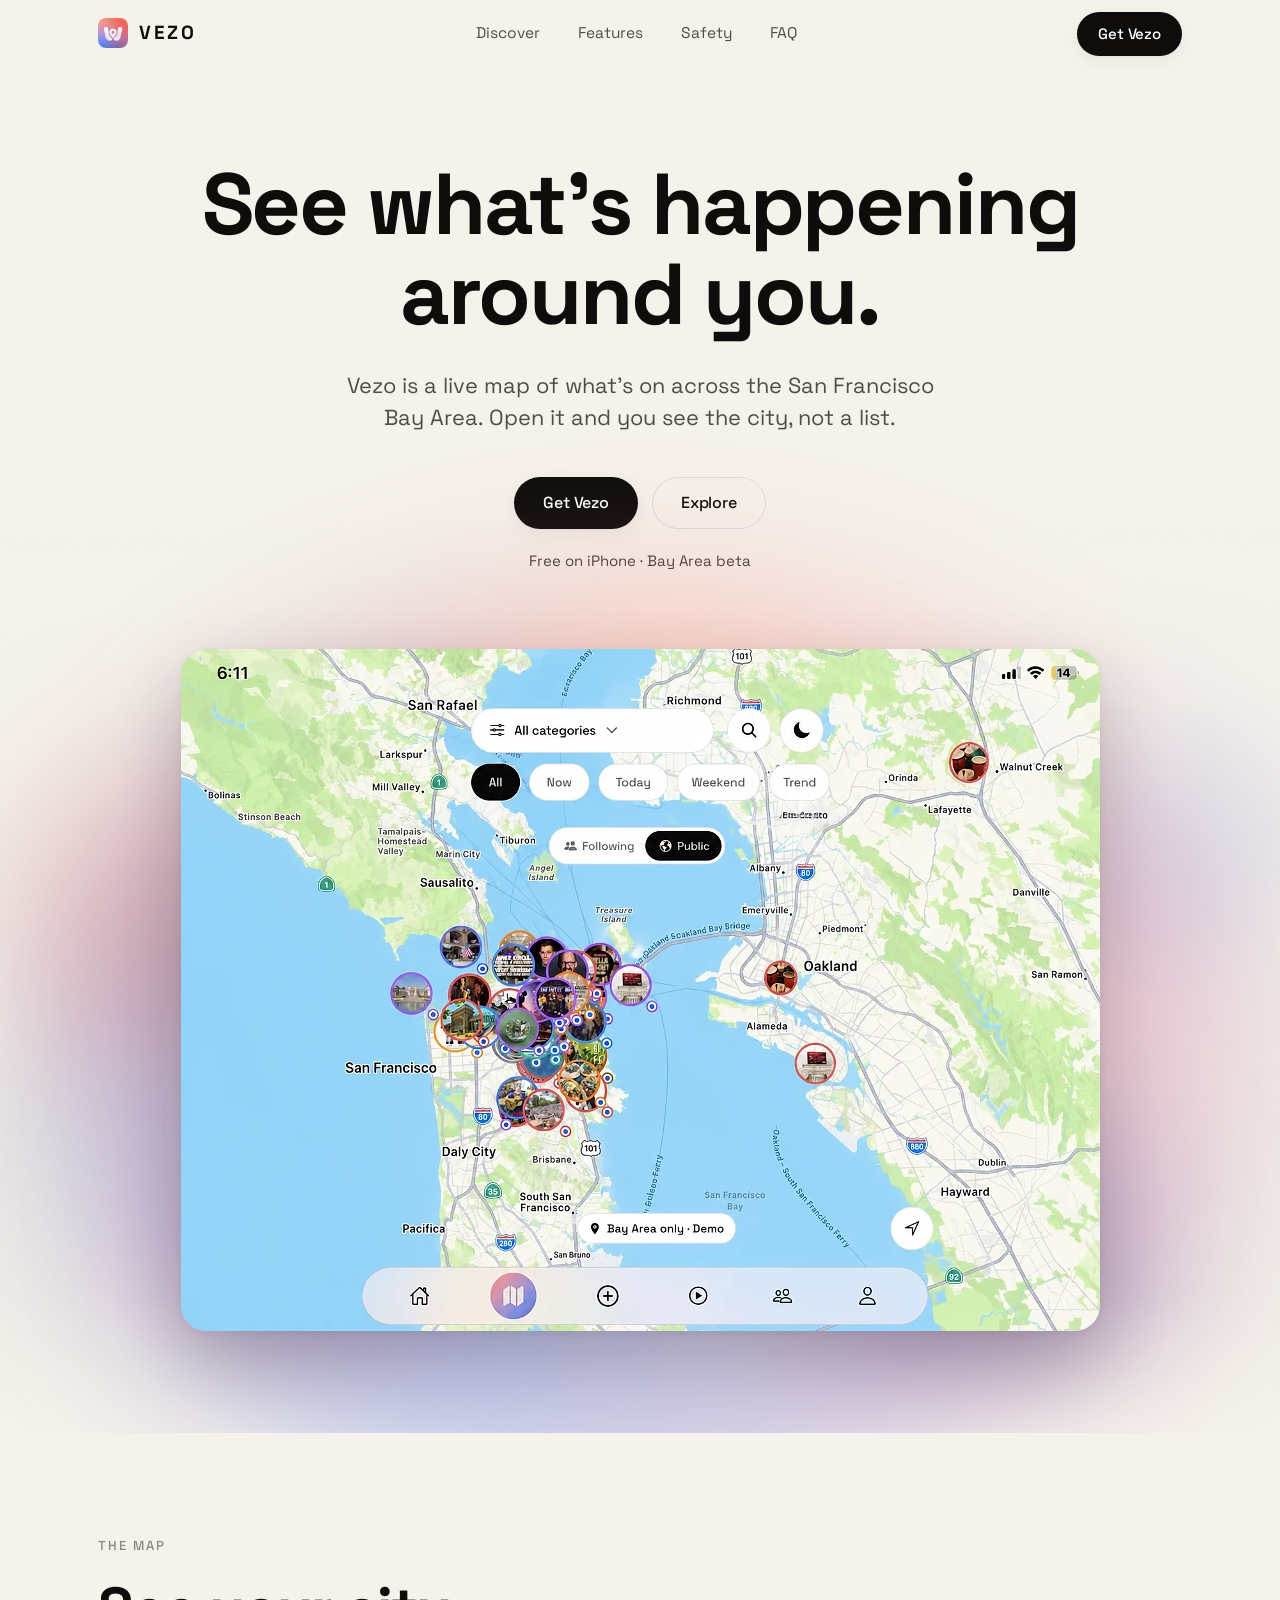
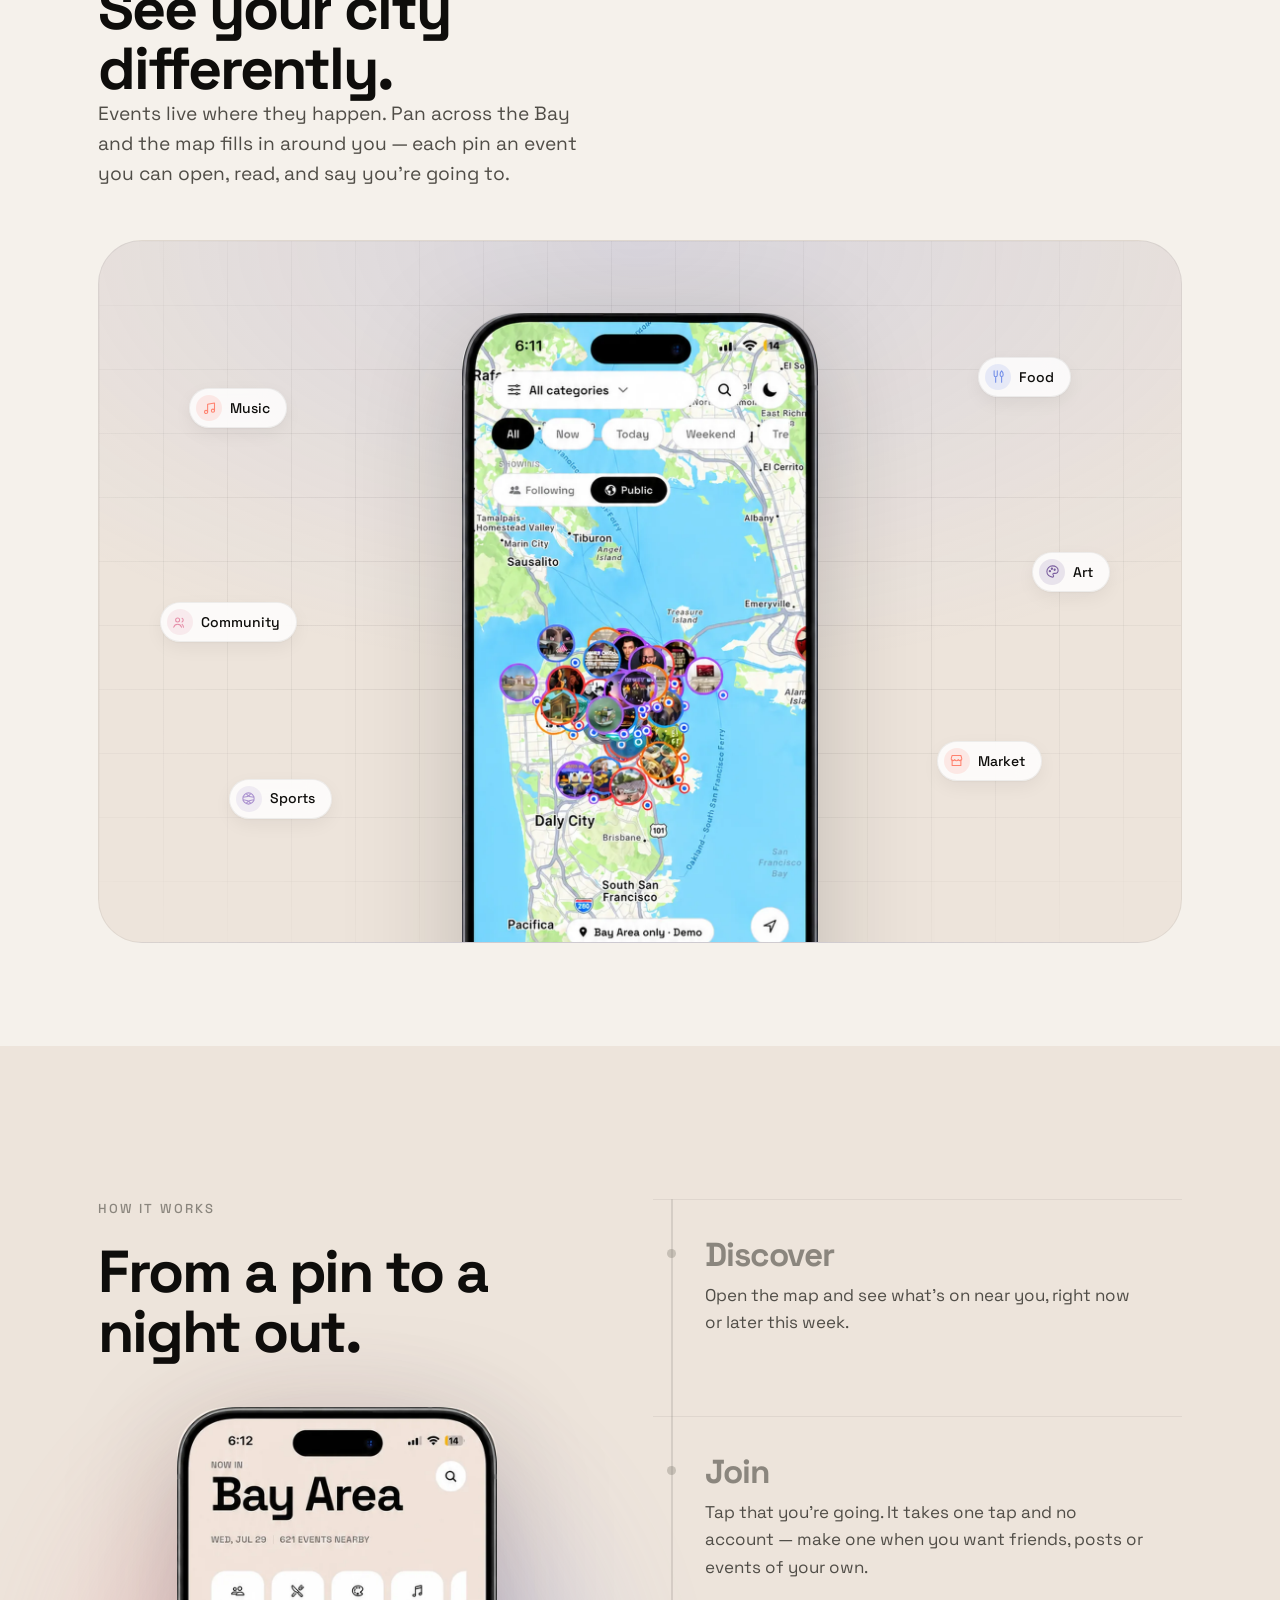
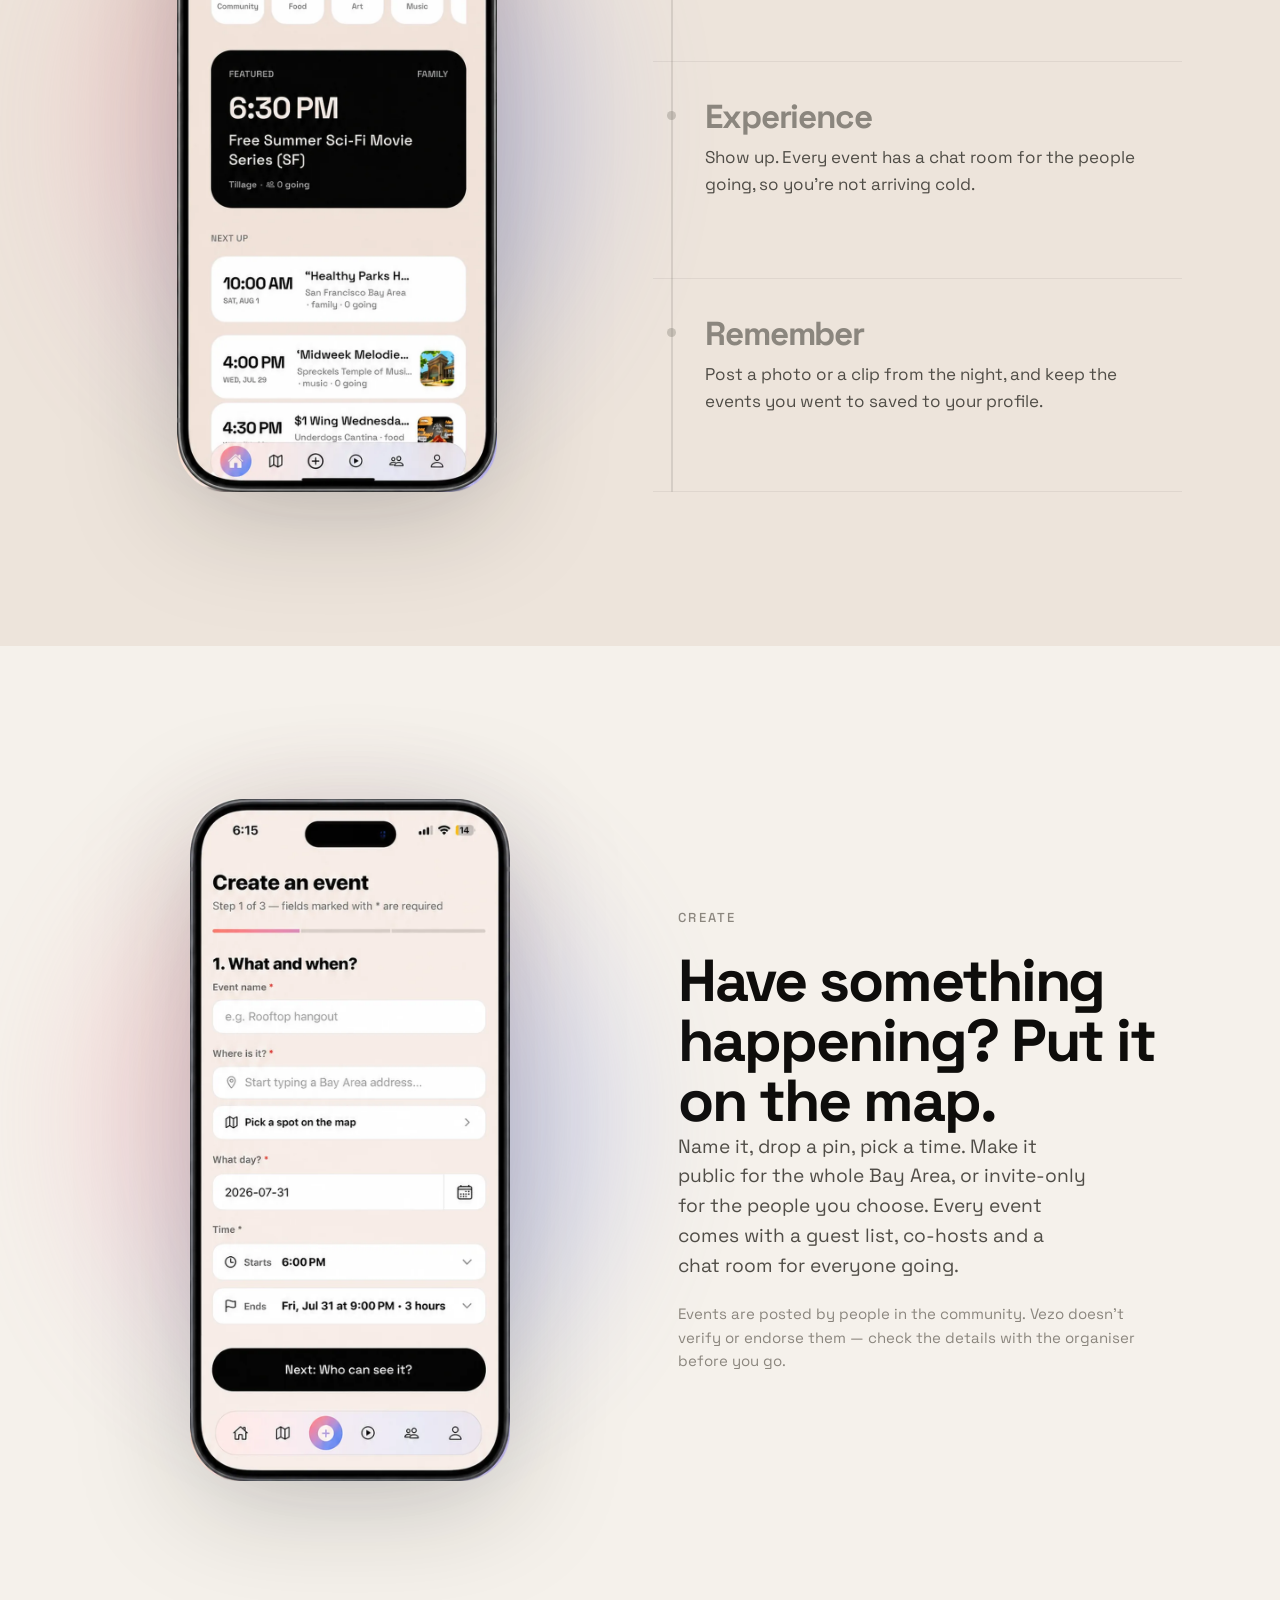
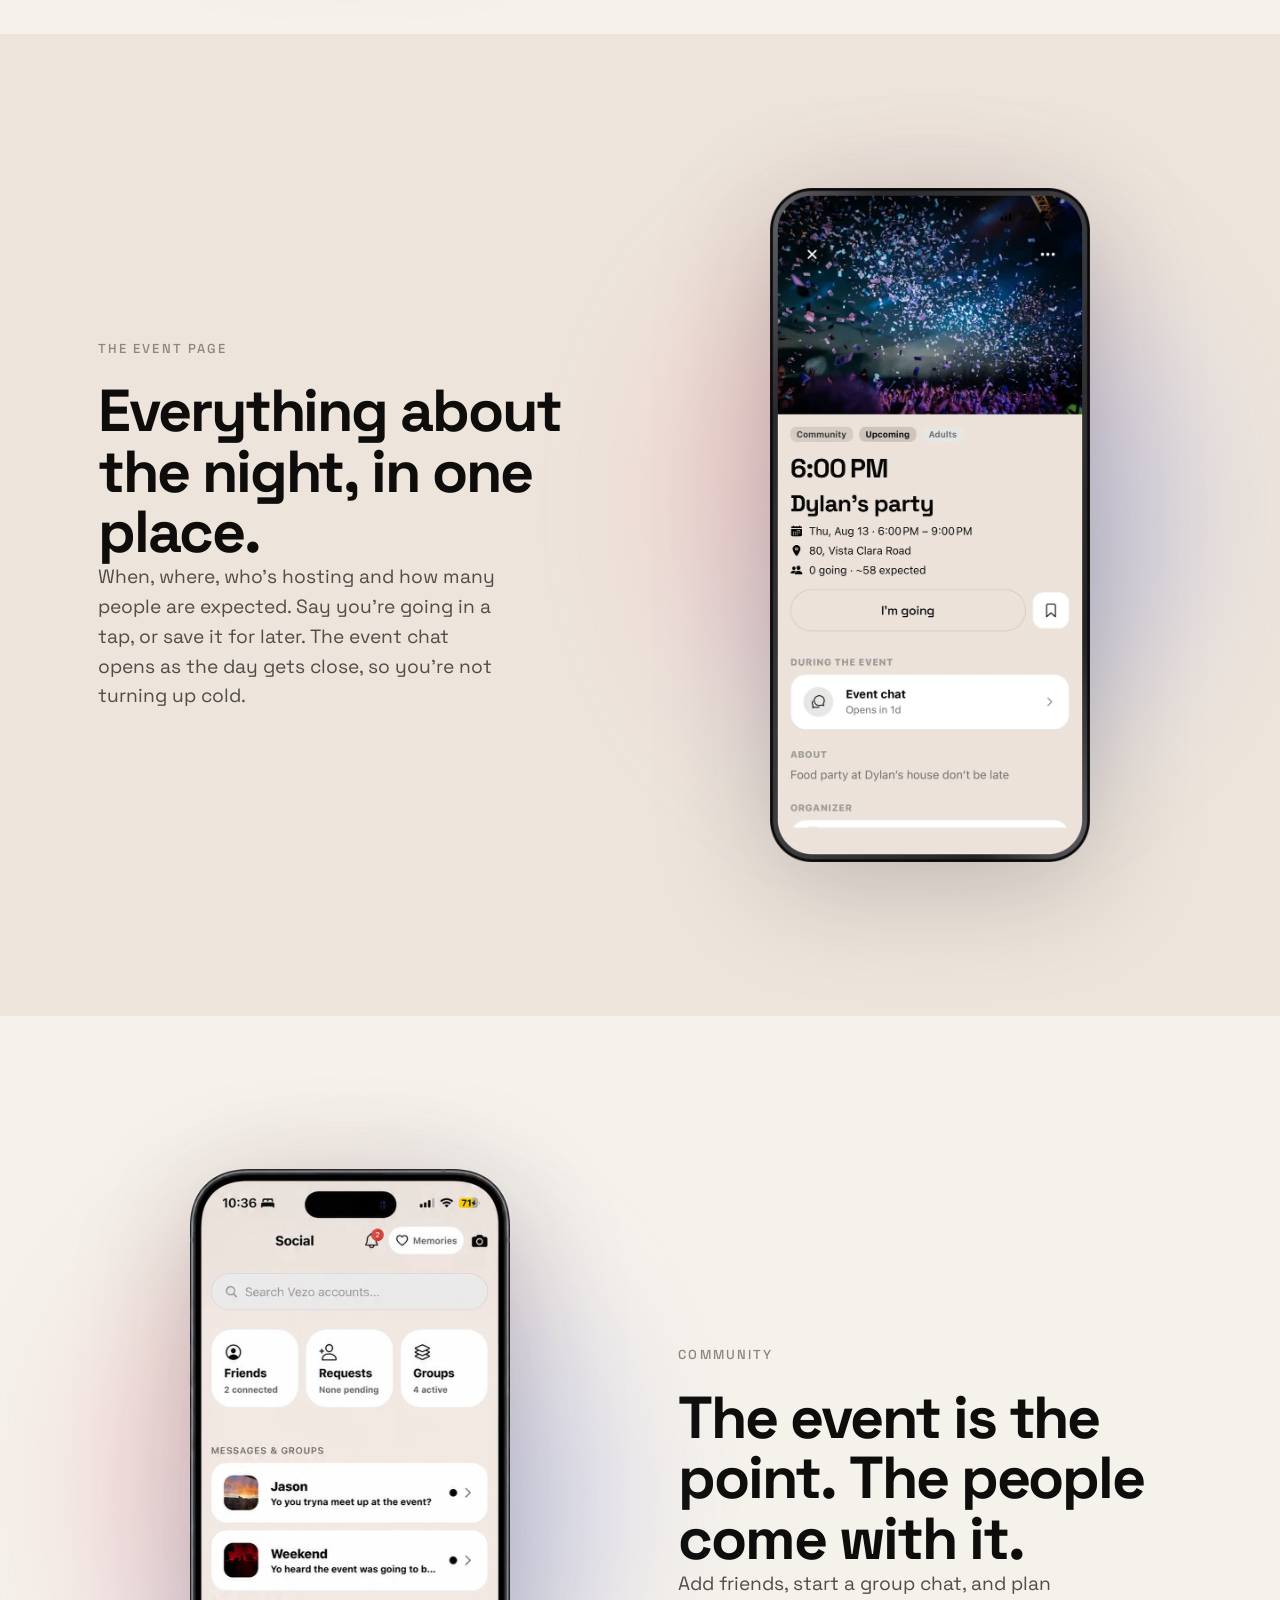
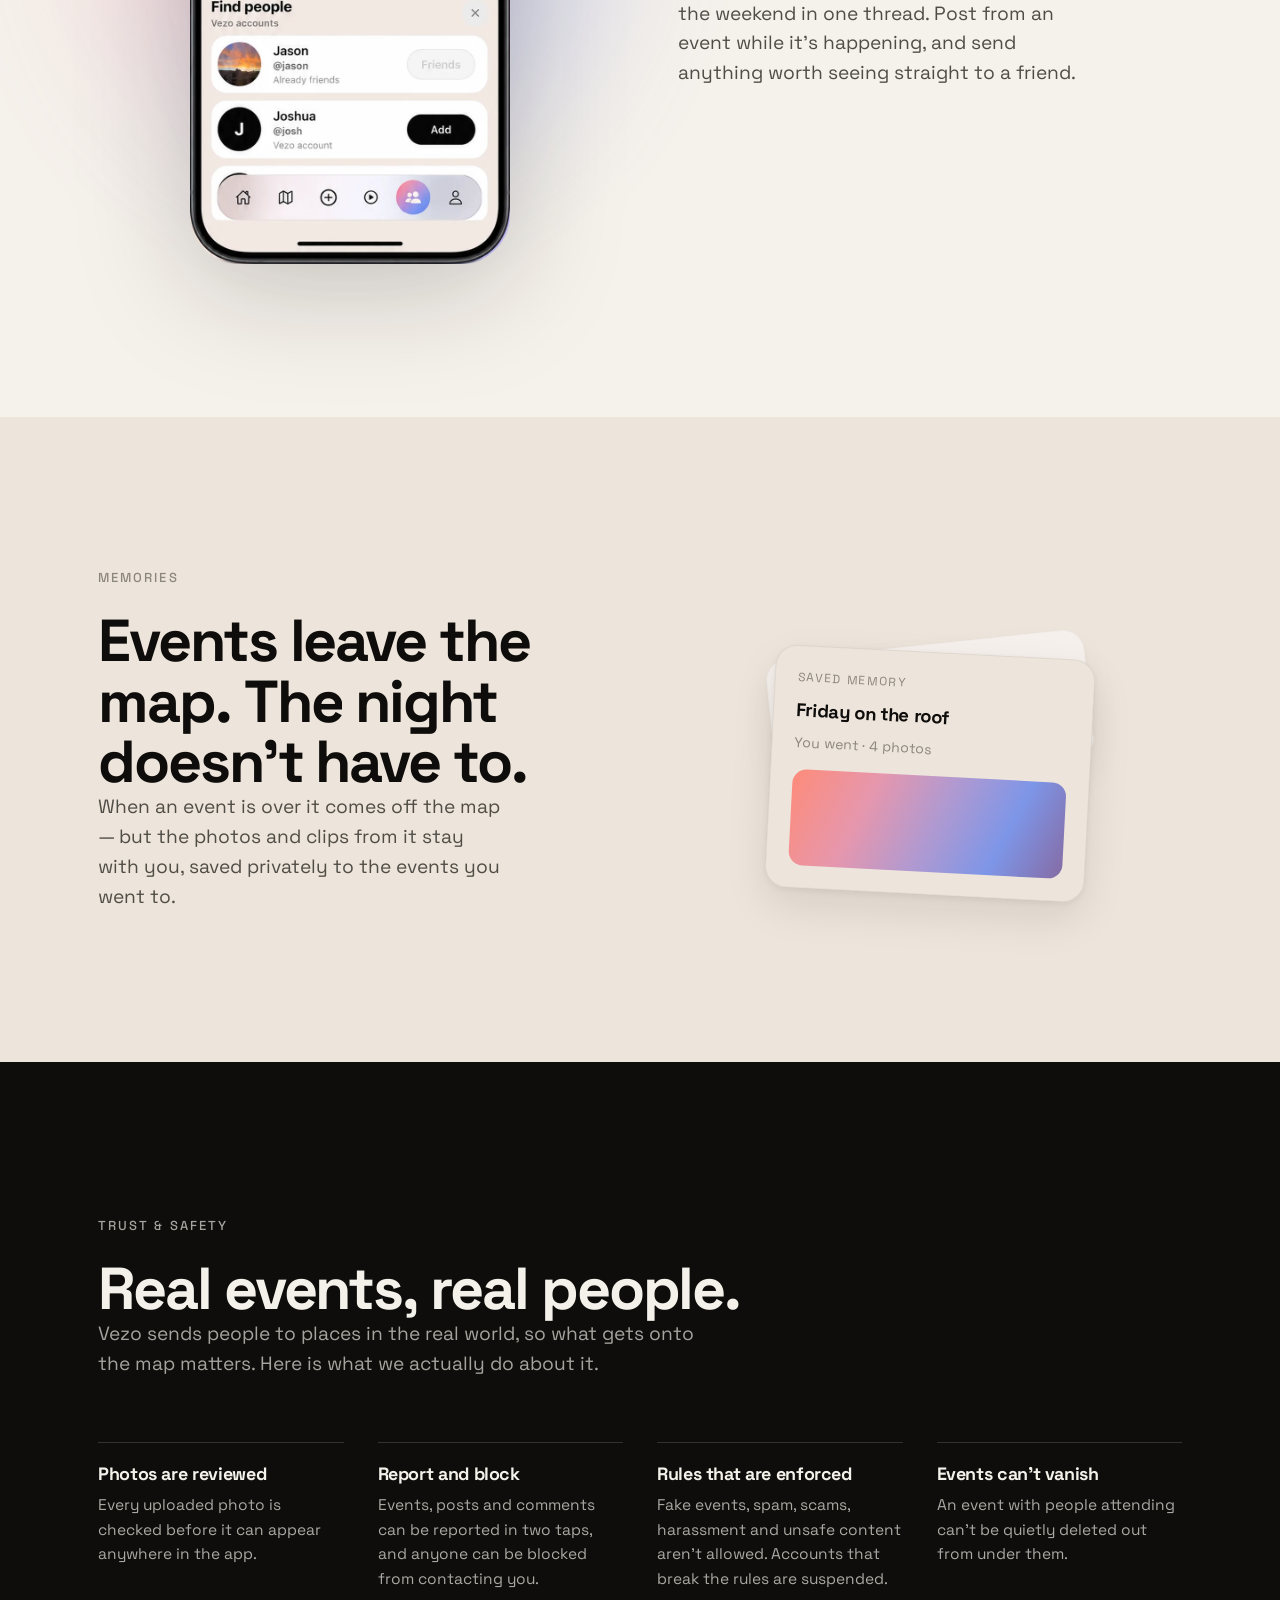
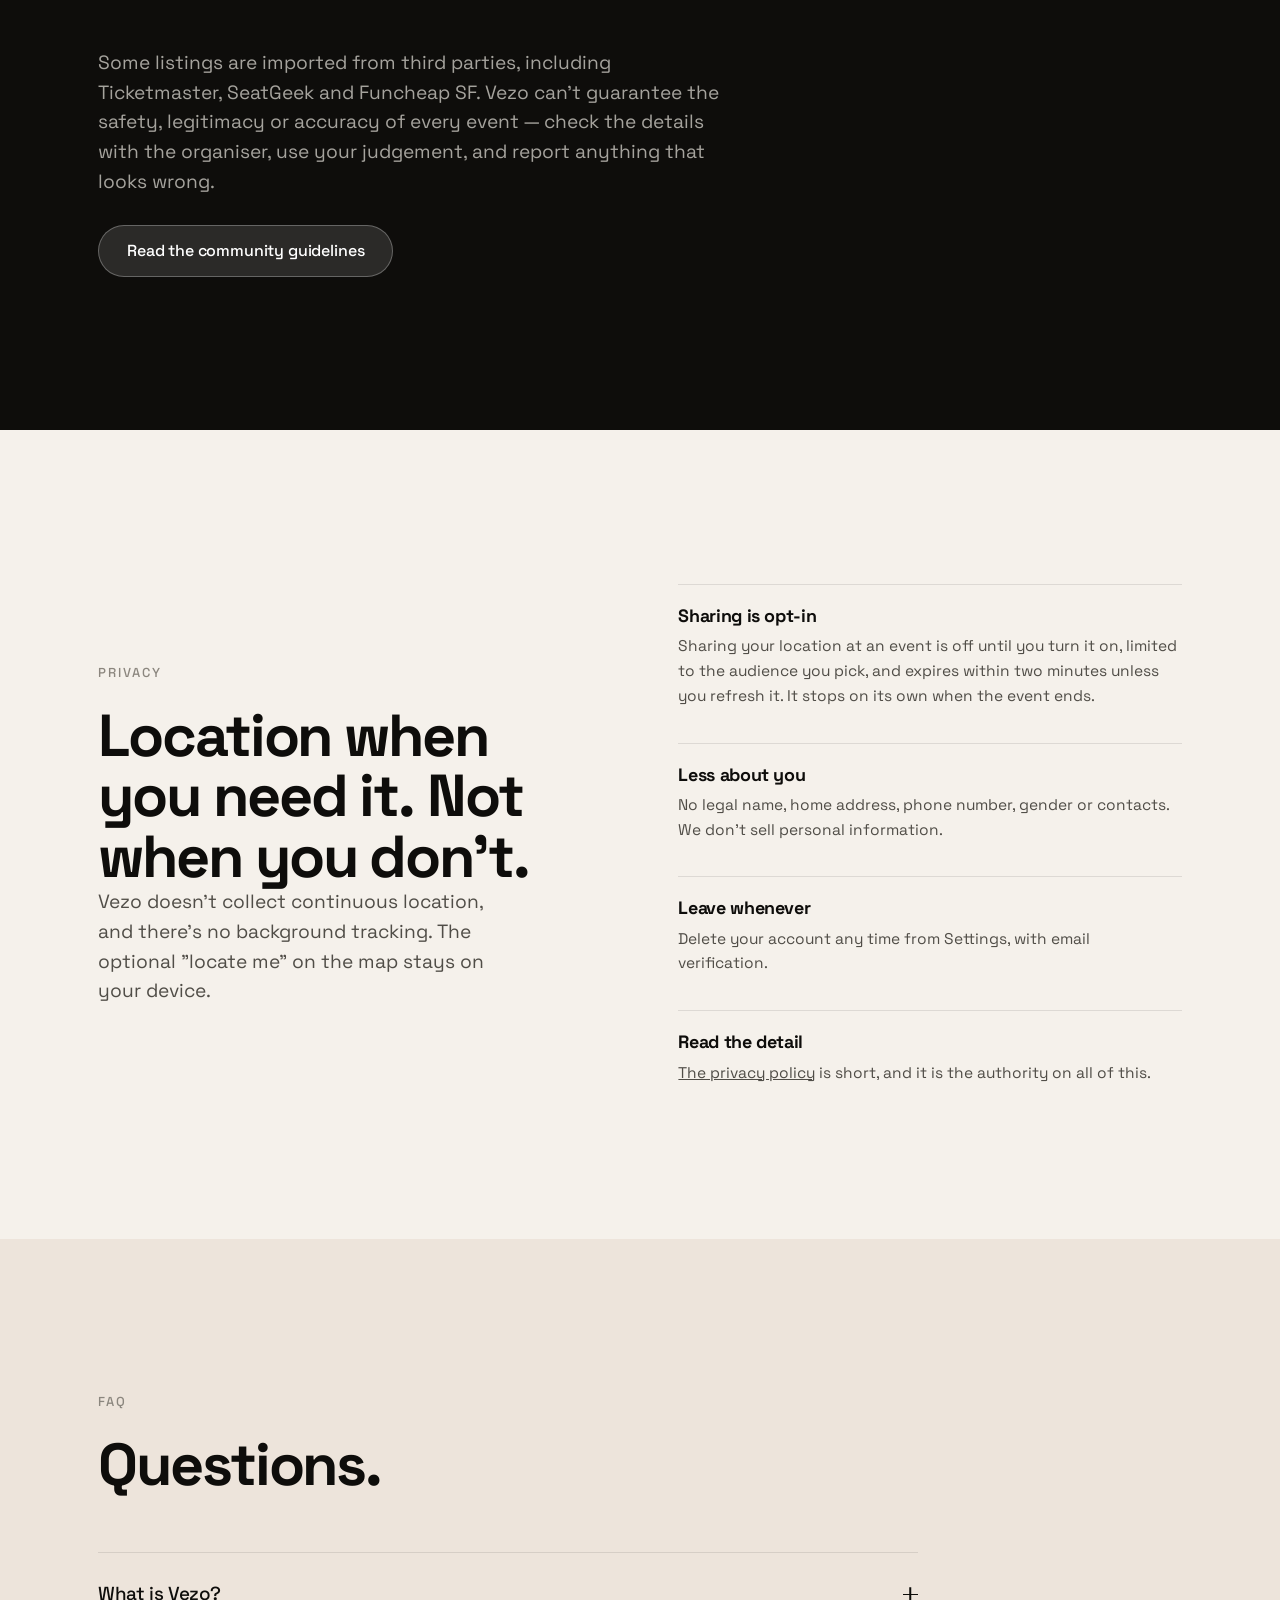
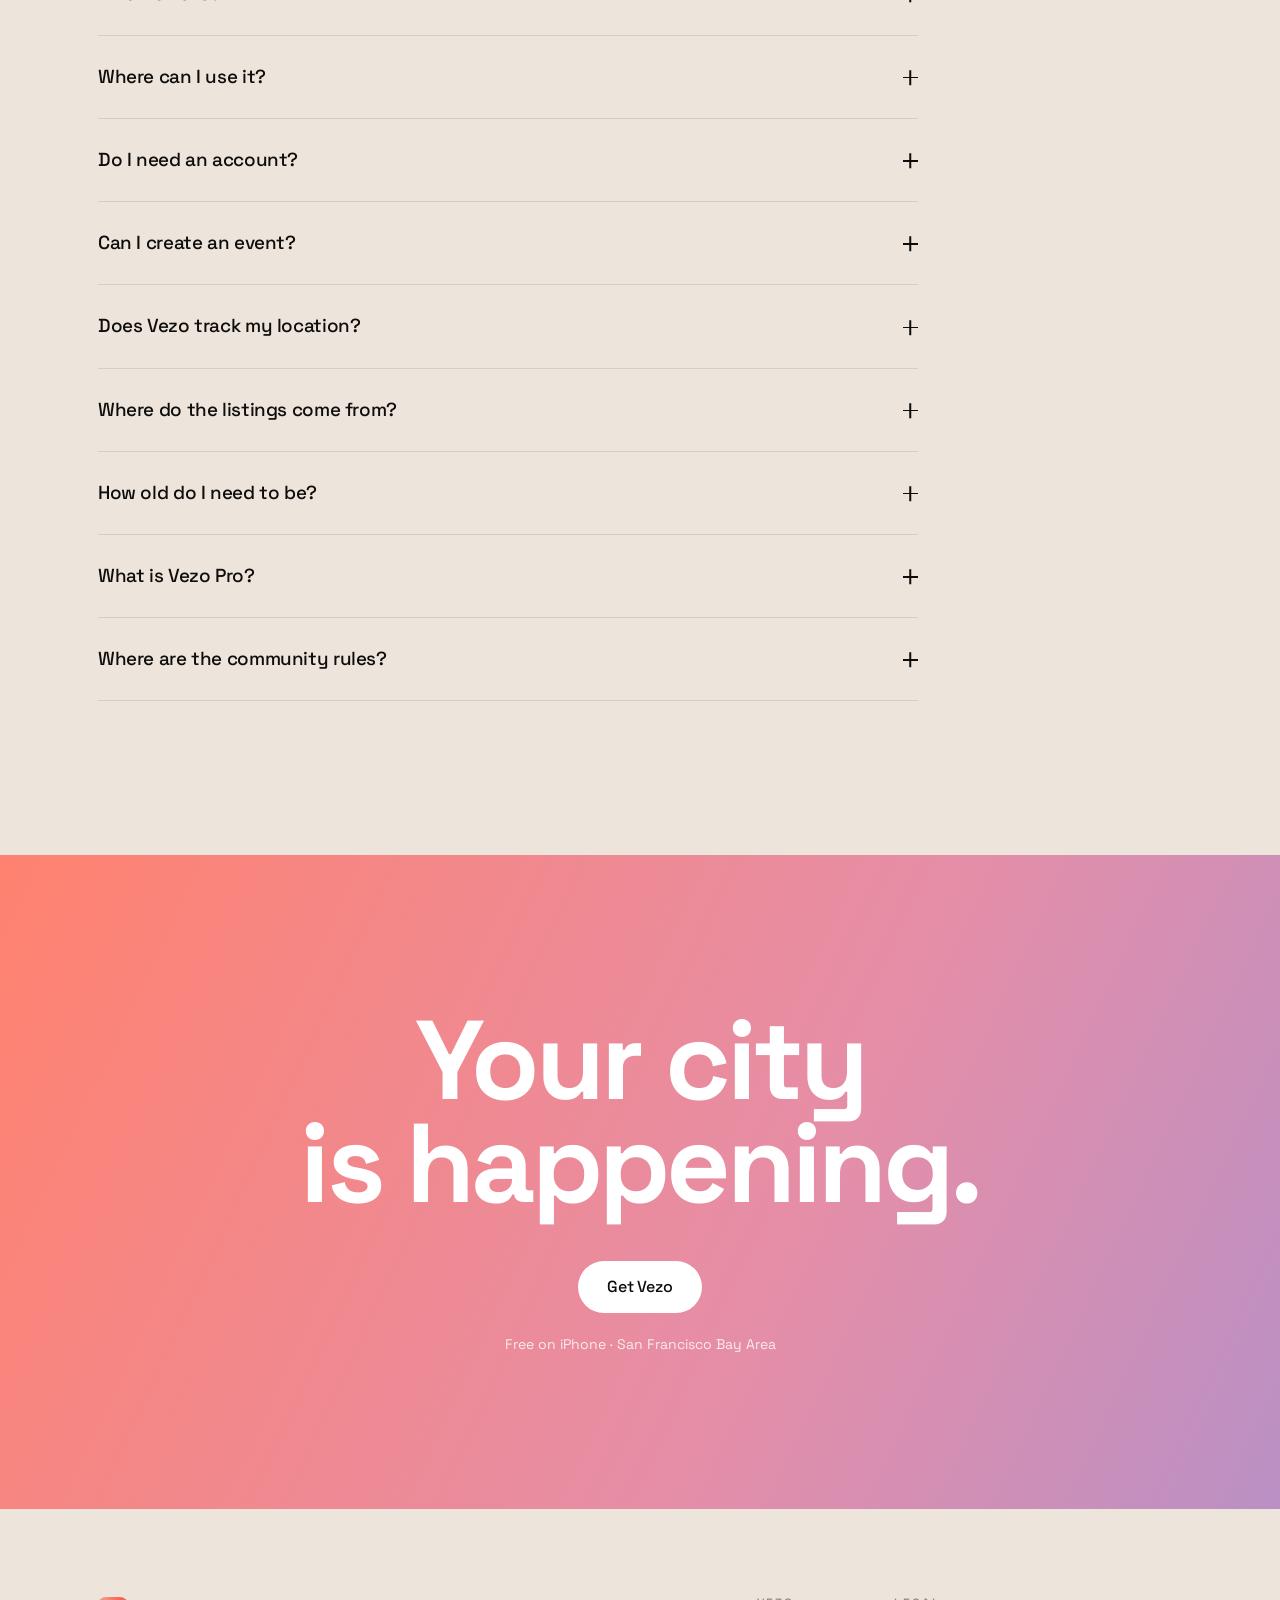
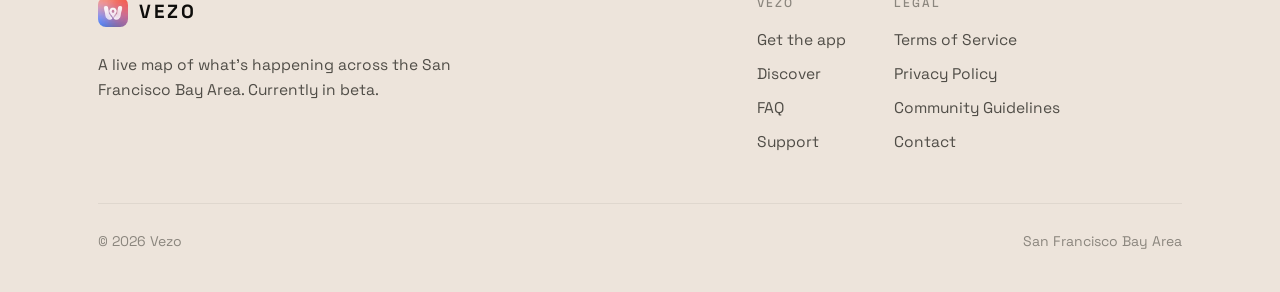
<file: index.html>
<!DOCTYPE html>
<html lang="en" class="no-js">
<head>
<meta charset="utf-8" />
<meta name="viewport" content="width=device-width, initial-scale=1" />

<title>Vezo — See what's happening around you</title>
<meta name="description" content="Vezo is a live map of what's happening across the San Francisco Bay Area. Find events near you, say you're going, create your own, and keep the memories. Free on iPhone." />
<link rel="canonical" href="https://thevezo.com/" />
<meta name="theme-color" content="#F5F1EB" />

<meta property="og:type" content="website" />
<meta property="og:site_name" content="Vezo" />
<meta property="og:url" content="https://thevezo.com/" />
<meta property="og:title" content="Vezo — See what's happening around you" />
<meta property="og:description" content="A live map of what's happening across the San Francisco Bay Area. Find events near you, say you're going, and keep the memories." />
<meta property="og:image" content="https://thevezo.com/assets/img/og.png" />
<meta property="og:image:width" content="1200" />
<meta property="og:image:height" content="630" />
<meta property="og:image:alt" content="The Vezo app showing a map of the San Francisco Bay Area covered in event pins." />
<meta name="twitter:card" content="summary_large_image" />
<meta name="twitter:title" content="Vezo — See what's happening around you" />
<meta name="twitter:description" content="A live map of what's happening across the San Francisco Bay Area." />
<meta name="twitter:image" content="https://thevezo.com/assets/img/og.png" />

<link rel="icon" href="/assets/img/favicon-32.png" sizes="32x32" />
<link rel="icon" href="/assets/img/favicon-16.png" sizes="16x16" />
<link rel="apple-touch-icon" href="/assets/img/apple-touch-icon.png" />

<link rel="preload" href="/assets/font/space-grotesk-latin.woff2" as="font" type="font/woff2" crossorigin />
<link rel="preload" href="/assets/img/map-wide.webp" as="image" type="image/webp" media="(min-width: 701px)" />
<link rel="preload" href="/assets/img/map-narrow.webp" as="image" type="image/webp" media="(max-width: 700px)" />
<link rel="stylesheet" href="/assets/css/site.css" />

<script>
  // FIRST THING ON THE PAGE, ON PURPOSE.
  //
  // Supabase redirects to the project's Site URL — this page — whenever the
  // redirect it was handed is not on its allow-list. That is how a Google
  // sign-in ends up on the marketing site: the OAuth result lands here, and a
  // page that simply renders (or forwards to another page) throws the result
  // away and leaves the member signed out.
  //
  // So before anything else: if this page was opened carrying a sign-in
  // result, hand it straight back to the app over its own scheme. Inside the
  // in-app browser that started the flow, opening vezo:// is also what closes
  // the sheet and wakes the app up, which is what finishes the sign-in.
  //
  // Kept inline rather than in site.js: a script that 404s or loads late would
  // take sign-in down with it, and this page is the last line of defence.
  //
  // Nothing here inspects, stores or logs the result — it is forwarded
  // verbatim. PKCE puts a ?code= in the query, implicit puts #access_token= in
  // the hash, and errors arrive as ?error=. All three travel as a query
  // because a fragment can be dropped when a custom scheme is opened from a
  // browser; the app reads both.
  //
  // This block only DETECTS and marks. The actual jump to vezo:// happens in
  // the script directly under the handoff card in the body, because navigating
  // to an external scheme stops the HTML parser where it stands: doing it from
  // here leaves the document with no <body> at all, so anyone who lands on this
  // URL without the app installed gets a blank page instead of the fallback
  // button. Marking here and jumping there costs a few milliseconds and keeps
  // the card guaranteed present.
  window.__vezoAuthTarget = (function () {
    var query = window.location.search.replace(/^\?/, '');
    var hash = window.location.hash.replace(/^#/, '');
    var payload = query + (query && hash ? '&' : '') + hash;
    if (!payload) return null;

    // Only a real sign-in result is forwarded. A plain visit with some
    // unrelated query string (a campaign tag, say) still gets the website.
    if (!/(^|&)(code|access_token|token_hash|error|error_code)=/.test('&' + payload)) {
      return null;
    }

    document.documentElement.setAttribute('data-auth', '1');
    return 'vezo://auth/callback?' + payload;
  })();
</script>

<style>
  /* Only ever applied when the block above detected a sign-in result, so the
     marketing page never flashes in front of someone mid sign-in. */
  html[data-auth] #page { display: none; }
  html:not([data-auth]) #signin { display: none; }

  #signin {
    min-height: 100vh;
    display: flex;
    align-items: center;
    justify-content: center;
    padding: 24px;
  }

  #signin .card {
    max-width: 420px;
    width: 100%;
    background: #fff;
    border: 1px solid rgba(14, 13, 11, 0.08);
    border-radius: 20px;
    padding: 40px 32px;
    text-align: center;
  }

  #signin .spinner {
    width: 34px;
    height: 34px;
    margin: 0 auto 22px;
    border: 3px solid rgba(17, 17, 17, 0.12);
    border-top-color: #E4573D;
    border-radius: 50%;
    animation: spin 0.8s linear infinite;
  }

  @keyframes spin { to { transform: rotate(360deg); } }
  @media (prefers-reduced-motion: reduce) { #signin .spinner { animation-duration: 3s; } }

  /* Not an <h1>: this interstitial replaces the page for a second or two on
     its way back to the app, and the document already has its real heading. */
  #signin .signin-title {
    font-size: 24px;
    font-weight: 700;
    letter-spacing: -0.03em;
    color: #0E0D0B;
    margin: 0 0 10px;
  }

  #signin p { color: #55524C; margin: 0; }
  #signin .hidden { display: none; }

  #signin .button {
    display: inline-block;
    margin-top: 20px;
    padding: 13px 26px;
    background: #0E0D0B;
    color: #fff;
    border-radius: 999px;
    font-weight: 500;
    text-decoration: none;
  }

  #signin .hint { margin-top: 16px; font-size: 14px; color: #8B867E; }
</style>

<script type="application/ld+json">
{
  "@context": "https://schema.org",
  "@type": "MobileApplication",
  "name": "Vezo",
  "applicationCategory": "SocialNetworkingApplication",
  "operatingSystem": "iOS 15.1 or later",
  "description": "A live map of what's happening across the San Francisco Bay Area. Find events near you, say you're going, create your own, and keep the memories.",
  "url": "https://thevezo.com/",
  "installUrl": "https://apps.apple.com/us/app/vezoo/id6790893049",
  "offers": { "@type": "Offer", "price": "0", "priceCurrency": "USD" },
  "areaServed": { "@type": "Place", "name": "San Francisco Bay Area, California" }
}
</script>
</head>

<body>

<!-- Sign-in handoff. Hidden unless the head script found an auth result. -->
<div id="signin">
  <main class="card" role="status" aria-live="polite">
    <div class="spinner"></div>
    <p class="signin-title">Signing you in…</p>
    <p class="signin-msg">Returning you to Vezo. This only takes a moment.</p>
    <a class="button hidden" id="open" href="vezo://auth/callback">Open Vezo</a>
    <p class="hint hidden" id="hint">If nothing happens, make sure Vezo is installed and tap the button above.</p>
  </main>
</div>

<script>
  // Runs the moment the handoff card above exists, and before the rest of the
  // page is parsed. Order inside matters: the button and the timer are set up
  // FIRST, because the navigation on the last line can stop the parser dead —
  // anything registered after it might never run.
  (function () {
    var target = window.__vezoAuthTarget;
    if (!target) return;

    document.getElementById('open').setAttribute('href', target);

    // The handoff should have taken over by now. Still here means it did not —
    // stop pretending it is working and offer the manual route.
    setTimeout(function () {
      var spinner = document.querySelector('#signin .spinner');
      if (spinner) spinner.classList.add('hidden');
      document.querySelector('#signin .signin-title').textContent = 'Almost there';
      document.querySelector('#signin .signin-msg').textContent = 'Tap below to finish signing in to Vezo.';
      document.getElementById('open').classList.remove('hidden');
      document.getElementById('hint').classList.remove('hidden');
    }, 2500);

    window.location.replace(target);
  })();
</script>

<div id="page">

<a class="skip-link" href="#main">Skip to content</a>

<!-- ============================ Navigation ============================ -->
<header class="site-nav" data-nav>
  <nav class="wrap site-nav__inner" aria-label="Primary">
    <a class="brand" href="/">
      <img src="/assets/img/icon-96.webp" width="96" height="96" alt="" />
      <span>VEZO</span>
    </a>

    <ul class="nav-links">
      <li><a href="#discover">Discover</a></li>
      <li><a href="#features">Features</a></li>
      <li><a href="#safety">Safety</a></li>
      <li><a href="#faq">FAQ</a></li>
    </ul>

    <div class="nav-actions">
      <a class="btn btn--primary btn--sm" href="https://apps.apple.com/us/app/vezoo/id6790893049">Get Vezo</a>
      <button class="nav-toggle" type="button" data-nav-toggle aria-expanded="false" aria-controls="nav-panel" aria-label="Menu">
        <span></span>
      </button>
    </div>
  </nav>

  <ul class="nav-panel" id="nav-panel" data-nav-panel>
    <li><a href="#discover">Discover</a></li>
    <li><a href="#features">Features</a></li>
    <li><a href="#safety">Safety</a></li>
    <li><a href="#faq">FAQ</a></li>
    <li><a class="btn btn--primary" href="https://apps.apple.com/us/app/vezoo/id6790893049">Get Vezo</a></li>
  </ul>
</header>

<main id="main">

<!-- ============================ 1. Hero =============================== -->
<section class="hero">
  <!-- Moving light in the logo's own colours. Decorative only. -->
  <div class="aurora" aria-hidden="true">
    <span class="aurora__orb aurora__orb--1"></span>
    <span class="aurora__orb aurora__orb--2"></span>
    <span class="aurora__orb aurora__orb--3"></span>
    <span class="aurora__orb aurora__orb--4"></span>
    <span class="aurora__orb aurora__orb--5"></span>
    <span class="aurora__grain"></span>
  </div>

  <div class="wrap hero__inner" data-stagger="0.09">
    <h1 class="hero__title" data-reveal="rise" data-split>See what's happening around you.</h1>

    <p class="lead hero__lead" data-reveal>
      Vezo is a live map of what's on across the San Francisco Bay Area.
      Open it and you see the city, not a list.
    </p>

    <div class="hero__actions" data-reveal="pop">
      <a class="btn btn--primary" href="https://apps.apple.com/us/app/vezoo/id6790893049">Get Vezo</a>
      <a class="btn btn--ghost" href="#discover">Explore</a>
    </div>

    <p class="hero__note" data-reveal>Free on iPhone · Bay Area beta</p>

    <div class="hero__stage">
      <!-- Background, not the map: a ring of the logo colours turning slowly
           behind the panel. -->
      <span class="hero__halo" aria-hidden="true"></span>
      <!-- Two wrappers on purpose: the outer one carries the scroll parallax
           (an inline transform written by site.js), the inner one carries the
           CSS entrance. One element cannot do both without
           the two transforms overwriting each other. -->
      <div class="hero__device" data-parallax>
        <div class="hero__frame">
          <!-- Art-directed rather than just scaled: the full Bay is unreadable
               at phone widths, so narrow screens get a crop that keeps the
               filter row and the dense SF/Oakland cluster. -->
          <picture>
            <source
              media="(max-width: 700px)"
              srcset="/assets/img/map-narrow.webp"
              width="570" height="682" />
            <img
              class="hero__map"
              src="/assets/img/map-wide.webp"
              width="919" height="682"
              fetchpriority="high"
              decoding="async"
              alt="The Vezo map across the whole San Francisco Bay Area — event pins clustered thickly over San Francisco and Oakland, thinning out towards Walnut Creek and Hayward, with filters for Now, Today, Weekend and Trending." />
          </picture>
        </div>
      </div>
    </div>
  </div>
</section>

<!-- ==================== 2. The city, visualized ======================= -->
<section class="section section--tight" id="discover">
  <div class="wrap">
    <header class="section-head" data-stagger="0.08">
      <p class="eyebrow" data-reveal>The map</p>
      <h2 class="h2" data-reveal="rise" data-split>See your city differently.</h2>
      <p class="lead lead--wide" data-reveal>
        Events live where they happen. Pan across the Bay and the map fills in
        around you — each pin an event you can open, read, and say you're going to.
      </p>
    </header>

    <div class="mapscene" data-reveal="media" data-proximity>
      <div class="mapscene__grid" aria-hidden="true"></div>

      <!-- Real categories from the app, not decoration, so they are a list
           with readable labels rather than aria-hidden ornaments. -->
      <div class="mapscene__inner">
      <ul class="pins" aria-label="Event categories on the Vezo map">
        <li class="pin pin--a" data-pin style="--d: 0.10s">
          <button class="pin__btn" type="button" aria-pressed="false">
            <span class="pin__icon" style="--c: var(--g1)" aria-hidden="true">
            <svg viewBox="0 0 24 24" fill="none" stroke="currentColor" stroke-width="1.7" stroke-linecap="round" stroke-linejoin="round">
              <circle cx="6.5" cy="17.5" r="2.5" /><circle cx="17.5" cy="15.5" r="2.5" />
              <path d="M9 17.5V5.2l11-2v12.3" />
            </svg>
          </span>Music</button>
        </li>
        <li class="pin pin--b" data-pin style="--d: 0.20s">
          <button class="pin__btn" type="button" aria-pressed="false">
            <span class="pin__icon" style="--c: var(--g4)" aria-hidden="true">
            <svg viewBox="0 0 24 24" fill="none" stroke="currentColor" stroke-width="1.7" stroke-linecap="round" stroke-linejoin="round">
              <path d="M5 3v7a2.5 2.5 0 0 0 5 0V3M7.5 12.5V21" />
              <path d="M17 3c-1.7 1.5-2.5 3.7-2.5 6s.8 3 2.5 3 2.5-.7 2.5-3-.8-4.5-2.5-6zM17 12v9" />
            </svg>
          </span>Food</button>
        </li>
        <li class="pin pin--c" data-pin style="--d: 0.30s">
          <button class="pin__btn" type="button" aria-pressed="false">
            <span class="pin__icon" style="--c: var(--g2)" aria-hidden="true">
            <svg viewBox="0 0 24 24" fill="none" stroke="currentColor" stroke-width="1.7" stroke-linecap="round" stroke-linejoin="round">
              <circle cx="9" cy="8" r="3.2" /><path d="M2.8 19.5a6.4 6.4 0 0 1 12.4 0" />
              <path d="M16 5.2a3.2 3.2 0 0 1 0 5.9M18.4 19.5a6.5 6.5 0 0 0-2.2-4.4" />
            </svg>
          </span>Community</button>
        </li>
        <li class="pin pin--d" data-pin style="--d: 0.40s">
          <button class="pin__btn" type="button" aria-pressed="false">
            <span class="pin__icon" style="--c: var(--g5)" aria-hidden="true">
            <svg viewBox="0 0 24 24" fill="none" stroke="currentColor" stroke-width="1.7" stroke-linecap="round" stroke-linejoin="round">
              <path d="M12 3a9 9 0 1 0 0 18c1.2 0 1.8-.8 1.8-1.7 0-1.5-1.2-1.8-1.2-2.9 0-.8.7-1.4 1.6-1.4H16a5 5 0 0 0 5-5c0-4-4-7-9-7z" />
              <circle cx="7.8" cy="11.5" r="1" fill="currentColor" /><circle cx="11" cy="7.6" r="1" fill="currentColor" />
              <circle cx="15.4" cy="9.2" r="1" fill="currentColor" />
            </svg>
          </span>Art</button>
        </li>
        <li class="pin pin--e" data-pin style="--d: 0.50s">
          <button class="pin__btn" type="button" aria-pressed="false">
            <span class="pin__icon" style="--c: var(--g3)" aria-hidden="true">
            <svg viewBox="0 0 24 24" fill="none" stroke="currentColor" stroke-width="1.7" stroke-linecap="round" stroke-linejoin="round">
              <circle cx="12" cy="12" r="9" /><path d="M3.4 9.5c4.3.7 8.6-.7 11.4-4.2M20.6 9.5c-4.3.7-8.6-.7-11.4-4.2" />
              <path d="M3.4 14.5c4.3-.7 8.6.7 11.4 4.2M20.6 14.5c-4.3-.7-8.6.7-11.4 4.2" />
            </svg>
          </span>Sports</button>
        </li>
        <li class="pin pin--f" data-pin style="--d: 0.60s">
          <button class="pin__btn" type="button" aria-pressed="false">
            <span class="pin__icon" style="--c: var(--g1)" aria-hidden="true">
            <svg viewBox="0 0 24 24" fill="none" stroke="currentColor" stroke-width="1.7" stroke-linecap="round" stroke-linejoin="round">
              <path d="M3.6 8.5 5 4h14l1.4 4.5a3 3 0 0 1-5.6 2 3 3 0 0 1-5.6 0 3 3 0 0 1-5.6-2z" />
              <path d="M5 11v9h14v-9" />
            </svg>
          </span>Market</button>
        </li>
      </ul>

        <img
          class="phone phone--lg"
          src="/assets/img/phone-map.webp"
          width="720" height="1506"
          loading="lazy" decoding="async"
          alt="Vezo's map view filtered to public events, showing dozens of event pins clustered across San Francisco and the East Bay." />
      </div>
    </div>
  </div>
</section>

<!-- ==================== 4. Discovery to experience ==================== -->
<section class="section section--warm" id="features">
  <div class="wrap loop">
    <div class="loop__sticky" data-stagger="0.08">
      <p class="eyebrow" data-reveal>How it works</p>
      <h2 class="h2" data-reveal="rise" data-split>From a pin to a night out.</h2>
      <div class="device-stage" data-reveal style="--d: 0.12s; margin-top: clamp(28px, 4vw, 44px)">
        <img
          class="phone"
          src="/assets/img/phone-home.webp"
          width="720" height="1542"
          loading="lazy" decoding="async"
          alt="Vezo's home screen headed Now in Bay Area, with category shortcuts and a list of upcoming events." />
      </div>
    </div>

    <ol class="loop__steps" data-stagger="0.1" data-progress>
      <li class="loop__step" data-step data-reveal="right">
        <h3>Discover</h3>
        <p>Open the map and see what's on near you, right now or later this week.</p>
      </li>
      <li class="loop__step" data-step data-reveal="right">
        <h3>Join</h3>
        <p>Tap that you're going. It takes one tap and no account — make one when you want friends, posts or events of your own.</p>
      </li>
      <li class="loop__step" data-step data-reveal="right">
        <h3>Experience</h3>
        <p>Show up. Every event has a chat room for the people going, so you're not arriving cold.</p>
      </li>
      <li class="loop__step" data-step data-reveal="right">
        <h3>Remember</h3>
        <p>Post a photo or a clip from the night, and keep the events you went to saved to your profile.</p>
      </li>
    </ol>
  </div>
</section>

<!-- ==================== 5. Create events ============================== -->
<section class="section">
  <div class="wrap split split--reverse">
    <div class="split__body" data-stagger="0.08">
      <p class="eyebrow" data-reveal>Create</p>
      <h2 class="h2" data-reveal="rise" data-split>Have something happening? Put it on the map.</h2>
      <p class="lead" data-reveal>
        Name it, drop a pin, pick a time. Make it public for the whole Bay Area,
        or invite-only for the people you choose. Every event comes with a guest
        list, co-hosts and a chat room for everyone going.
      </p>
      <p class="disclaimer" data-reveal>
        Events are posted by people in the community. Vezo doesn't verify or
        endorse them — check the details with the organiser before you go.
      </p>
    </div>

    <div class="split__media device-stage" data-reveal="media">
      <img
        class="phone"
        src="/assets/img/phone-create.webp"
        width="720" height="1533"
        loading="lazy" decoding="async"
        alt="Vezo's create-an-event form, step one of three, with fields for the event name, location, day and time." />
    </div>
  </div>
</section>

<!-- ==================== The event page ================================ -->
<section class="section section--warm">
  <div class="wrap split">
    <div class="split__body" data-stagger="0.08">
      <p class="eyebrow" data-reveal>The event page</p>
      <h2 class="h2" data-reveal="rise" data-split>Everything about the night, in one place.</h2>
      <p class="lead" data-reveal>
        When, where, who's hosting and how many people are expected. Say you're
        going in a tap, or save it for later. The event chat opens as the day
        gets close, so you're not turning up cold.
      </p>
    </div>

    <div class="split__media device-stage" data-reveal="media">
      <img
        class="phone"
        src="/assets/img/phone-event.webp"
        width="720" height="1517"
        loading="lazy" decoding="async"
        alt="A Vezo event page showing the start time, date, address, how many people are expected, an I'm going button, and the event chat." />
    </div>
  </div>
</section>

<!-- ==================== 6. People and community ======================= -->
<section class="section">
  <div class="wrap split split--reverse">
    <div class="split__body" data-stagger="0.08">
      <p class="eyebrow" data-reveal>Community</p>
      <h2 class="h2" data-reveal="rise" data-split>The event is the point. The people come with it.</h2>
      <p class="lead" data-reveal>
        Add friends, start a group chat, and plan the weekend in one thread.
        Post from an event while it's happening, and send anything worth seeing
        straight to a friend.
      </p>
    </div>

    <div class="split__media device-stage" data-reveal="media">
      <img
        class="phone"
        src="/assets/img/phone-social.webp"
        width="720" height="1563"
        loading="lazy" decoding="async"
        alt="Vezo's Social screen showing friends, requests and groups above a list of message threads." />
    </div>
  </div>
</section>

<!-- ==================== 7. Memories =================================== -->
<section class="section section--warm section--tight">
  <div class="wrap split">
    <div class="split__body" data-stagger="0.08">
      <p class="eyebrow" data-reveal>Memories</p>
      <h2 class="h2" data-reveal="rise" data-split>Events leave the map. The night doesn't have to.</h2>
      <p class="lead" data-reveal>
        When an event is over it comes off the map — but the photos and clips
        from it stay with you, saved privately to the events you went to.
      </p>
    </div>

    <div class="memory" data-memory aria-hidden="true">
      <article class="memory__card memory__card--live">
        <p class="memory__label">Happening now</p>
        <p class="memory__title">Friday on the roof</p>
        <p class="memory__meta">Mission District · 8:00 PM</p>
      </article>
      <article class="memory__card memory__card--saved">
        <p class="memory__label">Saved memory</p>
        <p class="memory__title">Friday on the roof</p>
        <p class="memory__meta">You went · 4 photos</p>
        <div class="memory__swatch"></div>
      </article>
    </div>
  </div>
</section>

<!-- ==================== 8. Trust and safety =========================== -->
<section class="section section--dark" id="safety">
  <div class="wrap">
    <p class="eyebrow" data-reveal>Trust &amp; safety</p>
    <h2 class="h2" data-reveal="rise" data-split>Real events, real people.</h2>
    <p class="lead lead--wide" data-reveal>
      Vezo sends people to places in the real world, so what gets onto the map
      matters. Here is what we actually do about it.
    </p>

    <ul class="grid grid--quad" data-stagger="0.08">
      <li class="feature" data-reveal="pop">
        <h3>Photos are reviewed</h3>
        <p>Every uploaded photo is checked before it can appear anywhere in the app.</p>
      </li>
      <li class="feature" data-reveal="pop">
        <h3>Report and block</h3>
        <p>Events, posts and comments can be reported in two taps, and anyone can be blocked from contacting you.</p>
      </li>
      <li class="feature" data-reveal="pop">
        <h3>Rules that are enforced</h3>
        <p>Fake events, spam, scams, harassment and unsafe content aren't allowed. Accounts that break the rules are suspended.</p>
      </li>
      <li class="feature" data-reveal="pop">
        <h3>Events can't vanish</h3>
        <p>An event with people attending can't be quietly deleted out from under them.</p>
      </li>
    </ul>

    <p class="lead lead--wide" data-reveal style="--d: 0.1s; margin-top: clamp(40px, 5vw, 56px)">
      Some listings are imported from third parties, including Ticketmaster,
      SeatGeek and Funcheap SF. Vezo can't guarantee the safety, legitimacy or
      accuracy of every event — check the details with the organiser, use your
      judgement, and report anything that looks wrong.
    </p>

    <p data-reveal style="--d: 0.16s; margin-top: 28px">
      <a class="btn btn--onDark" href="/guidelines">Read the community guidelines</a>
    </p>
  </div>
</section>

<!-- ==================== 9. Privacy ==================================== -->
<section class="section">
  <div class="wrap split">
    <div class="split__body" data-stagger="0.08">
      <p class="eyebrow" data-reveal>Privacy</p>
      <h2 class="h2" data-reveal="rise" data-split>Location when you need it. Not when you don't.</h2>
      <p class="lead" data-reveal>
        Vezo doesn't collect continuous location, and there's no background
        tracking. The optional "locate me" on the map stays on your device.
      </p>
    </div>

    <ul class="grid" style="margin-top: 0" data-stagger="0.08">
      <li class="feature" data-reveal="pop">
        <h3>Sharing is opt-in</h3>
        <p>Sharing your location at an event is off until you turn it on, limited to the audience you pick, and expires within two minutes unless you refresh it. It stops on its own when the event ends.</p>
      </li>
      <li class="feature" data-reveal="pop">
        <h3>Less about you</h3>
        <p>No legal name, home address, phone number, gender or contacts. We don't sell personal information.</p>
      </li>
      <li class="feature" data-reveal="pop">
        <h3>Leave whenever</h3>
        <p>Delete your account any time from Settings, with email verification.</p>
      </li>
      <li class="feature" data-reveal="pop">
        <h3>Read the detail</h3>
        <p><a href="/privacy">The privacy policy</a> is short, and it is the authority on all of this.</p>
      </li>
    </ul>
  </div>
</section>

<!-- ==================== 10. FAQ ======================================= -->
<section class="section section--warm" id="faq">
  <div class="wrap">
    <p class="eyebrow" data-reveal>FAQ</p>
    <h2 class="h2" data-reveal="rise" data-split>Questions.</h2>

    <div class="faq" data-reveal data-stagger="0.05">
      <details class="faq__item" data-reveal="pop">
        <summary class="faq__q">What is Vezo?<i class="faq__sign" aria-hidden="true"></i></summary>
        <div class="faq__a">
          <p>A map-first app for finding events near you. Instead of scrolling a directory, you see what's happening around you on a map, open anything that looks good, and say you're going.</p>
        </div>
      </details>

      <details class="faq__item" data-reveal="pop">
        <summary class="faq__q">Where can I use it?<i class="faq__sign" aria-hidden="true"></i></summary>
        <div class="faq__a">
          <p>Vezo covers San Francisco, Oakland, Berkeley and the rest of the Bay Area. It's currently a Bay Area beta, so features may change.</p>
        </div>
      </details>

      <details class="faq__item" data-reveal="pop">
        <summary class="faq__q">Do I need an account?<i class="faq__sign" aria-hidden="true"></i></summary>
        <div class="faq__a">
          <p>Not to look around, and not to say you're going — that takes one tap and no sign-up. You'll need an account for friends, posting, and creating events of your own.</p>
        </div>
      </details>

      <details class="faq__item" data-reveal="pop">
        <summary class="faq__q">Can I create an event?<i class="faq__sign" aria-hidden="true"></i></summary>
        <div class="faq__a">
          <p>Yes. Name it, drop a pin and pick a time. You choose whether it's public for the whole Bay Area or invite-only, and it comes with a guest list, co-hosts and a chat room.</p>
        </div>
      </details>

      <details class="faq__item" data-reveal="pop">
        <summary class="faq__q">Does Vezo track my location?<i class="faq__sign" aria-hidden="true"></i></summary>
        <div class="faq__a">
          <p>No. Vezo doesn't collect continuous location and doesn't track you in the background. The optional "locate me" on the map stays on your device.</p>
          <p>Sharing your location at an event is a separate, opt-in choice: it's off until you turn it on, limited to the audience you pick, and expires within two minutes unless you refresh it.</p>
        </div>
      </details>

      <details class="faq__item" data-reveal="pop">
        <summary class="faq__q">Where do the listings come from?<i class="faq__sign" aria-hidden="true"></i></summary>
        <div class="faq__a">
          <p>Two places: events created by people in the community, and listings imported from third-party sources including Ticketmaster, SeatGeek and Funcheap SF. Imported events carry their source. Verify details with the organiser before you go.</p>
        </div>
      </details>

      <details class="faq__item" data-reveal="pop">
        <summary class="faq__q">How old do I need to be?<i class="faq__sign" aria-hidden="true"></i></summary>
        <div class="faq__a">
          <p>You must be at least 13 to use Vezo. See the <a href="/terms">Terms of Service</a>.</p>
        </div>
      </details>

      <details class="faq__item" data-reveal="pop">
        <summary class="faq__q">What is Vezo Pro?<i class="faq__sign" aria-hidden="true"></i></summary>
        <div class="faq__a">
          <p>An optional subscription — $2.99 per month or $19.99 per year, starting with a 7-day free trial. It adds event themes, smart alerts for the categories you follow, a boosted map pin, organiser analytics, a higher event-creation limit, and profile themes. Everything else in Vezo is free.</p>
        </div>
      </details>

      <details class="faq__item" data-reveal="pop">
        <summary class="faq__q">Where are the community rules?<i class="faq__sign" aria-hidden="true"></i></summary>
        <div class="faq__a">
          <p>In the <a href="/guidelines">Community Guidelines</a>. They cover what's allowed on the map, how reporting works, and what happens when someone breaks the rules.</p>
        </div>
      </details>
    </div>
  </div>
</section>

<!-- ==================== 11. Final CTA ================================= -->
<section class="section cta">
  <div class="wrap">
    <h2 class="cta__title" data-reveal="rise" data-split>Your city<br />is happening.</h2>
    <a class="btn btn--light" href="https://apps.apple.com/us/app/vezoo/id6790893049" data-reveal="pop">Get Vezo</a>
    <p class="cta__note" data-reveal style="--d: 0.16s">Free on iPhone · San Francisco Bay Area</p>
  </div>
</section>

</main>

<!-- ============================== Footer ============================== -->
<footer class="site-footer">
  <div class="wrap">
    <div class="site-footer__top">
      <div>
        <a class="brand" href="/">
          <img src="/assets/img/icon-96.webp" width="96" height="96" alt="" />
          <span>VEZO</span>
        </a>
        <p class="site-footer__blurb">
          A live map of what's happening across the San Francisco Bay Area.
          Currently in beta.
        </p>
      </div>

      <div class="footer-nav">
        <div>
          <h3>Vezo</h3>
          <ul>
            <li><a href="https://apps.apple.com/us/app/vezoo/id6790893049">Get the app</a></li>
            <li><a href="#discover">Discover</a></li>
            <li><a href="#faq">FAQ</a></li>
            <li><a href="/support">Support</a></li>
          </ul>
        </div>
        <div>
          <h3>Legal</h3>
          <ul>
            <li><a href="/terms">Terms of Service</a></li>
            <li><a href="/privacy">Privacy Policy</a></li>
            <li><a href="/guidelines">Community Guidelines</a></li>
            <li><a href="mailto:erkhesenkh9@gmail.com">Contact</a></li>
          </ul>
        </div>
      </div>
    </div>

    <div class="site-footer__bottom">
      <p>© 2026 Vezo</p>
      <p>San Francisco Bay Area</p>
    </div>
  </div>
</footer>

</div><!-- /#page -->

<script src="/assets/js/site.js" defer></script>

</body>
</html>
</file>
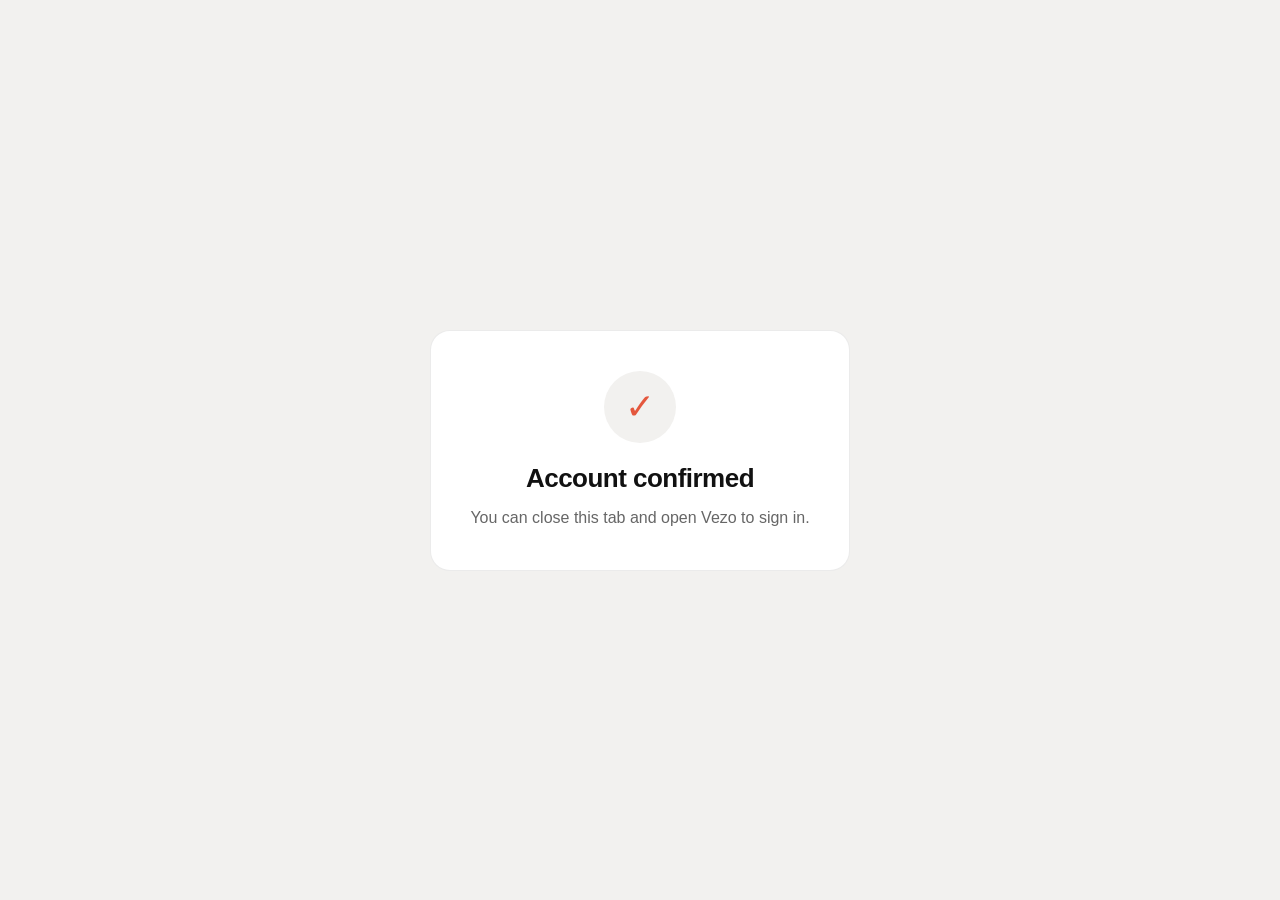
<file: auth/confirmed/index.html>
<!DOCTYPE html>
<html lang="en">
<head>
  <meta charset="utf-8" />
  <meta name="viewport" content="width=device-width, initial-scale=1" />
  <title>Account confirmed — Vezo</title>
  <style>
    * { box-sizing: border-box; }
    body {
      margin: 0;
      min-height: 100vh;
      display: flex;
      align-items: center;
      justify-content: center;
      font-family: -apple-system, BlinkMacSystemFont, 'Segoe UI', Roboto, sans-serif;
      background: #F2F1EF;
      color: #111;
      padding: 24px;
    }
    .card {
      max-width: 420px;
      width: 100%;
      background: #fff;
      border-radius: 20px;
      padding: 40px 32px;
      text-align: center;
      border: 1px solid rgba(0, 0, 0, 0.08);
    }
    .badge {
      width: 72px;
      height: 72px;
      margin: 0 auto 20px;
      border-radius: 50%;
      background: #F2F1EF;
      display: flex;
      align-items: center;
      justify-content: center;
      font-size: 36px;
      color: #E4573D;
    }
    h1 { margin: 0 0 12px; font-size: 26px; font-weight: 800; letter-spacing: -0.02em; }
    p { margin: 0; font-size: 16px; line-height: 1.5; color: #666; }
  </style>
</head>
<body>
  <main class="card">
    <div class="badge" aria-hidden="true">✓</div>
    <h1>Account confirmed</h1>
    <p>You can close this tab and open Vezo to sign in.</p>
  </main>
</body>
</html>
</file>
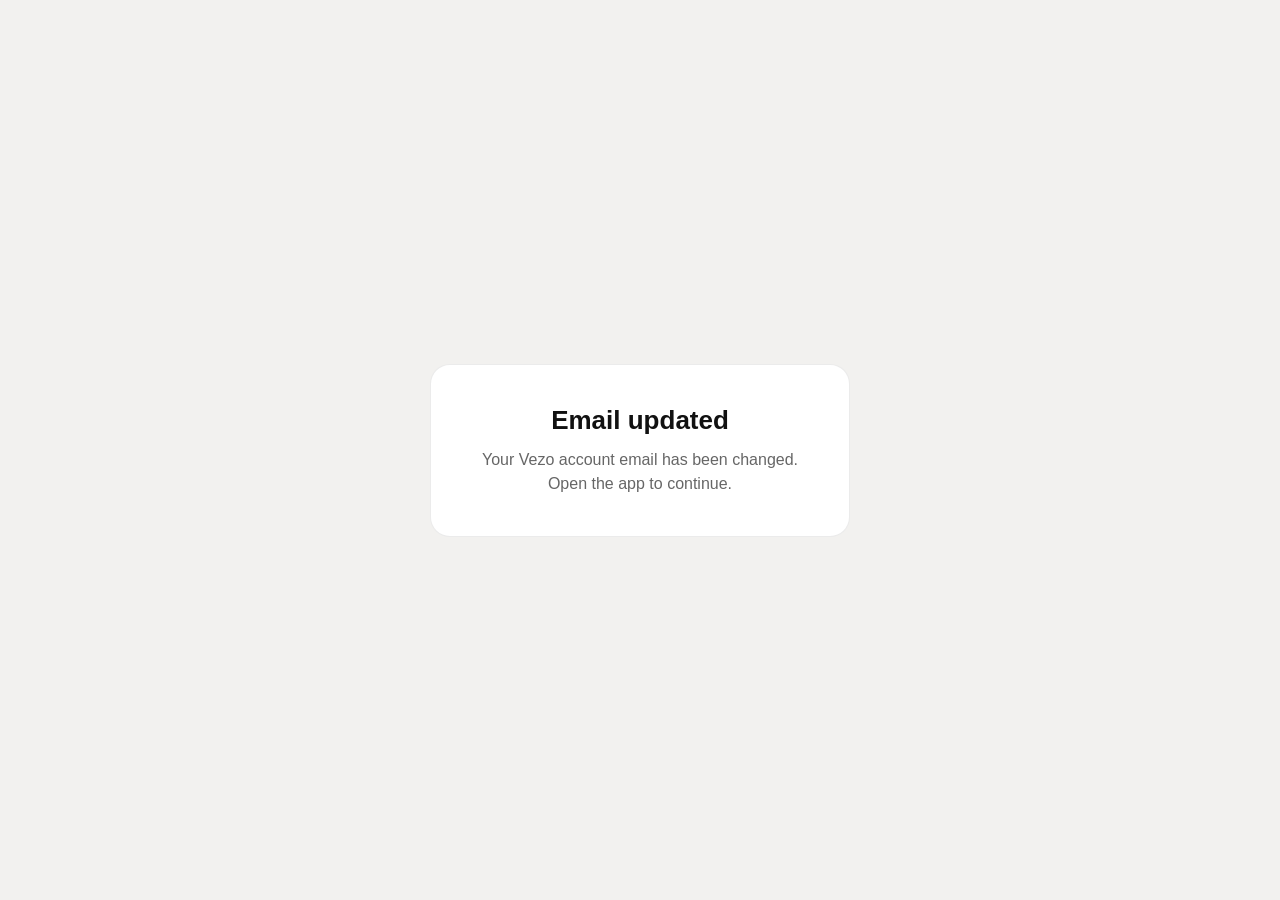
<file: auth/email-changed/index.html>
<!DOCTYPE html>
<html lang="en">
<head>
  <meta charset="utf-8" />
  <meta name="viewport" content="width=device-width, initial-scale=1" />
  <title>Email updated — Vezo</title>
  <style>
    * { box-sizing: border-box; }
    body {
      margin: 0;
      min-height: 100vh;
      display: flex;
      align-items: center;
      justify-content: center;
      font-family: -apple-system, BlinkMacSystemFont, 'Segoe UI', Roboto, sans-serif;
      background: #F2F1EF;
      color: #111;
      padding: 24px;
    }
    .card {
      max-width: 420px;
      width: 100%;
      background: #fff;
      border-radius: 20px;
      padding: 40px 32px;
      text-align: center;
      border: 1px solid rgba(0, 0, 0, 0.08);
    }
    h1 { margin: 0 0 12px; font-size: 26px; font-weight: 800; }
    p { margin: 0; font-size: 16px; line-height: 1.5; color: #666; }
  </style>
</head>
<body>
  <main class="card">
    <h1>Email updated</h1>
    <p>Your Vezo account email has been changed. Open the app to continue.</p>
  </main>
</body>
</html>
</file>
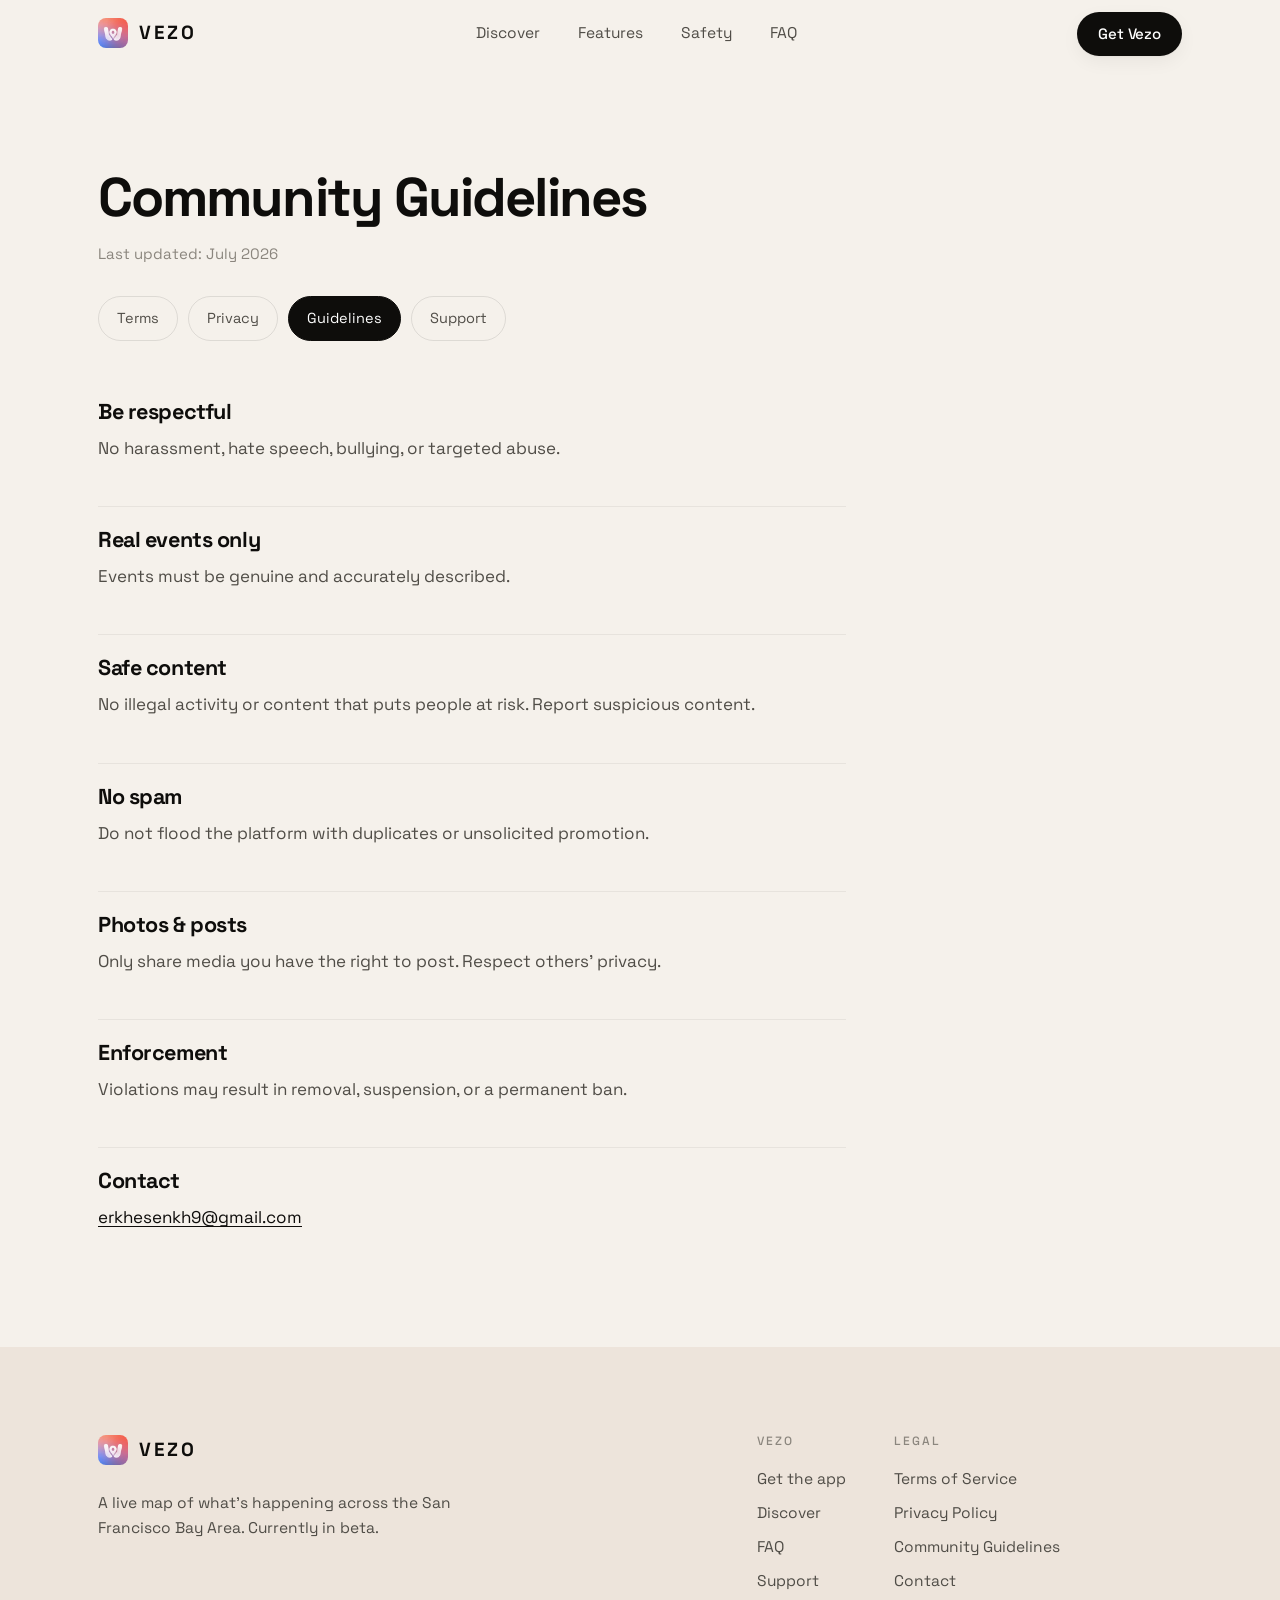
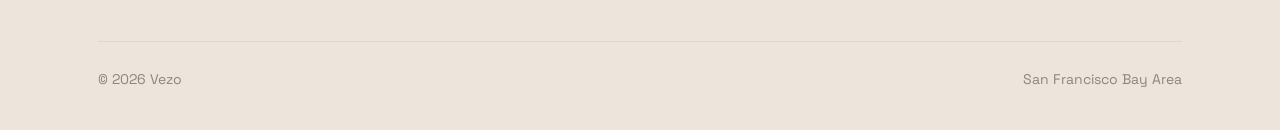
<file: guidelines.html>
<!DOCTYPE html>
<html lang="en" class="no-js">
<head>
<meta charset="utf-8" />
<meta name="viewport" content="width=device-width, initial-scale=1" />

<title>Vezo — Community Guidelines</title>
<meta name="description" content="The rules for events, posts and behaviour on Vezo." />
<link rel="canonical" href="https://thevezo.com/guidelines" />
<meta name="theme-color" content="#F5F1EB" />

<meta property="og:type" content="article" />
<meta property="og:site_name" content="Vezo" />
<meta property="og:url" content="https://thevezo.com/guidelines" />
<meta property="og:title" content="Vezo — Community Guidelines" />
<meta property="og:description" content="The rules for events, posts and behaviour on Vezo." />
<meta property="og:image" content="https://thevezo.com/assets/img/og.png" />
<meta name="twitter:card" content="summary_large_image" />

<link rel="icon" href="/assets/img/favicon-32.png" sizes="32x32" />
<link rel="icon" href="/assets/img/favicon-16.png" sizes="16x16" />
<link rel="apple-touch-icon" href="/assets/img/apple-touch-icon.png" />

<link rel="preload" href="/assets/font/space-grotesk-latin.woff2" as="font" type="font/woff2" crossorigin />
<link rel="stylesheet" href="/assets/css/site.css" />
</head>

<body>

<a class="skip-link" href="#main">Skip to content</a>

<header class="site-nav" data-nav>
  <nav class="wrap site-nav__inner" aria-label="Primary">
    <a class="brand" href="/">
      <img src="/assets/img/icon-96.webp" width="96" height="96" alt="" />
      <span>VEZO</span>
    </a>

    <ul class="nav-links">
      <li><a href="/#discover">Discover</a></li>
      <li><a href="/#features">Features</a></li>
      <li><a href="/#safety">Safety</a></li>
      <li><a href="/#faq">FAQ</a></li>
    </ul>

    <div class="nav-actions">
      <a class="btn btn--primary btn--sm" href="https://apps.apple.com/us/app/vezoo/id6790893049">Get Vezo</a>
      <button class="nav-toggle" type="button" data-nav-toggle aria-expanded="false" aria-controls="nav-panel" aria-label="Menu">
        <span></span>
      </button>
    </div>
  </nav>

  <ul class="nav-panel" id="nav-panel" data-nav-panel>
    <li><a href="/#discover">Discover</a></li>
    <li><a href="/#features">Features</a></li>
    <li><a href="/#safety">Safety</a></li>
    <li><a href="/#faq">FAQ</a></li>
    <li><a class="btn btn--primary" href="https://apps.apple.com/us/app/vezoo/id6790893049">Get Vezo</a></li>
  </ul>
</header>

<main id="main" class="legal wrap">
  <header class="legal__head">
    <h1 class="legal__title">Community Guidelines</h1>
    <p class="legal__meta">Last updated: July 2026</p>
    <ul class="legal__tabs">
        <li><a href="/terms">Terms</a></li>
        <li><a href="/privacy">Privacy</a></li>
        <li><a href="/guidelines" aria-current="page">Guidelines</a></li>
        <li><a href="/support">Support</a></li>
    </ul>
  </header>

  <div class="prose">
    <h2>Be respectful</h2>
    <p>No harassment, hate speech, bullying, or targeted abuse.</p>
    <h2>Real events only</h2>
    <p>Events must be genuine and accurately described.</p>
    <h2>Safe content</h2>
    <p>No illegal activity or content that puts people at risk. Report suspicious content.</p>
    <h2>No spam</h2>
    <p>Do not flood the platform with duplicates or unsolicited promotion.</p>
    <h2>Photos &amp; posts</h2>
    <p>Only share media you have the right to post. Respect others&apos; privacy.</p>
    <h2>Enforcement</h2>
    <p>Violations may result in removal, suspension, or a permanent ban.</p>
    <h2>Contact</h2>
    <p><a href="mailto:erkhesenkh9@gmail.com">erkhesenkh9@gmail.com</a></p>
  </div>
</main>

<footer class="site-footer">
  <div class="wrap">
    <div class="site-footer__top">
      <div>
        <a class="brand" href="/">
          <img src="/assets/img/icon-96.webp" width="96" height="96" alt="" />
          <span>VEZO</span>
        </a>
        <p class="site-footer__blurb">
          A live map of what's happening across the San Francisco Bay Area.
          Currently in beta.
        </p>
      </div>

      <div class="footer-nav">
        <div>
          <h3>Vezo</h3>
          <ul>
            <li><a href="https://apps.apple.com/us/app/vezoo/id6790893049">Get the app</a></li>
            <li><a href="/#discover">Discover</a></li>
            <li><a href="/#faq">FAQ</a></li>
            <li><a href="/support">Support</a></li>
          </ul>
        </div>
        <div>
          <h3>Legal</h3>
          <ul>
            <li><a href="/terms">Terms of Service</a></li>
            <li><a href="/privacy">Privacy Policy</a></li>
            <li><a href="/guidelines">Community Guidelines</a></li>
            <li><a href="mailto:erkhesenkh9@gmail.com">Contact</a></li>
          </ul>
        </div>
      </div>
    </div>

    <div class="site-footer__bottom">
      <p>© 2026 Vezo</p>
      <p>San Francisco Bay Area</p>
    </div>
  </div>
</footer>

<script src="/assets/js/site.js" defer></script>

</body>
</html>
</file>
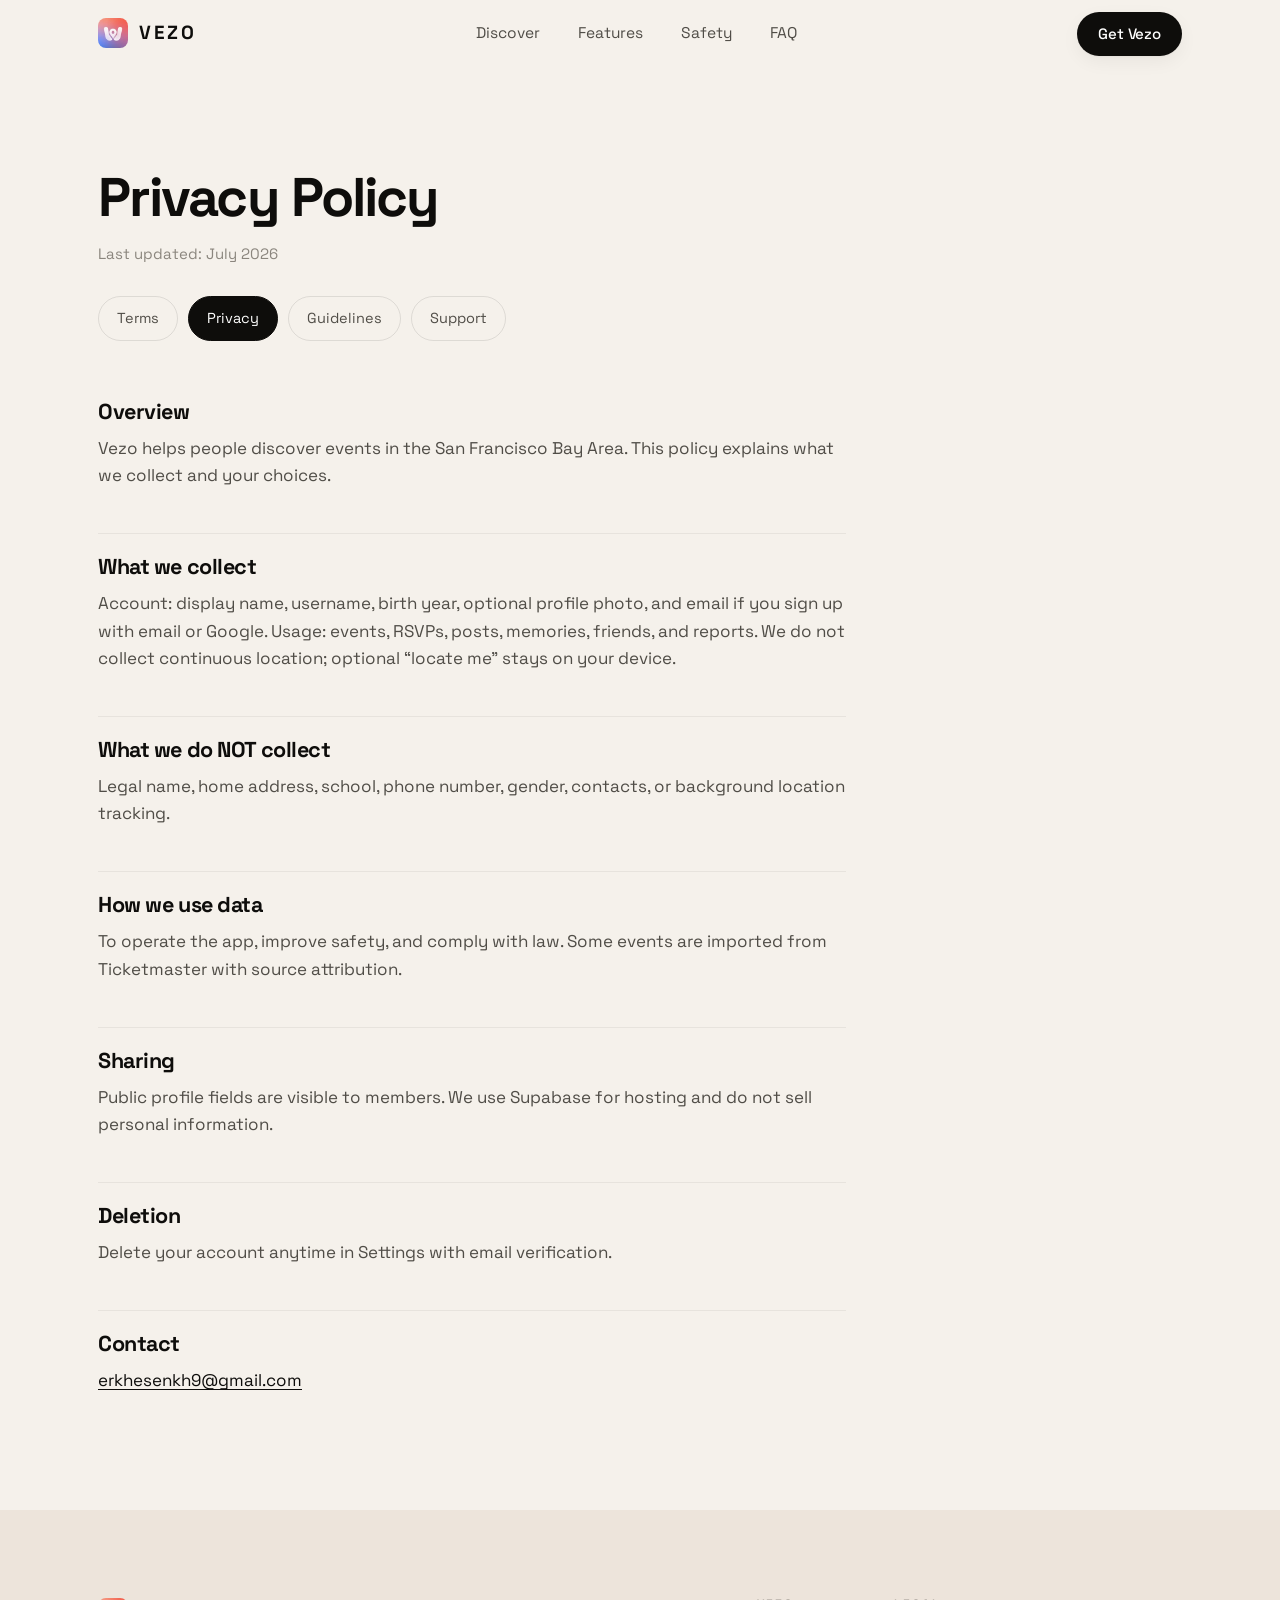
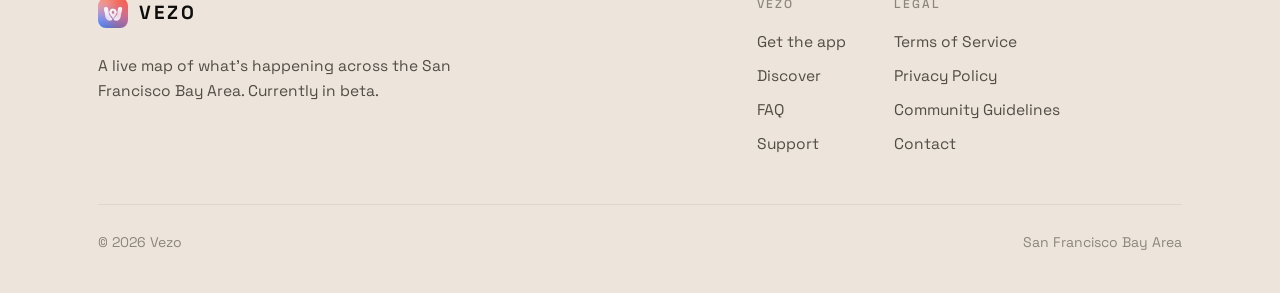
<file: privacy.html>
<!DOCTYPE html>
<html lang="en" class="no-js">
<head>
<meta charset="utf-8" />
<meta name="viewport" content="width=device-width, initial-scale=1" />

<title>Vezo — Privacy Policy</title>
<meta name="description" content="What Vezo collects, what it does not collect, and the choices you have." />
<link rel="canonical" href="https://thevezo.com/privacy" />
<meta name="theme-color" content="#F5F1EB" />

<meta property="og:type" content="article" />
<meta property="og:site_name" content="Vezo" />
<meta property="og:url" content="https://thevezo.com/privacy" />
<meta property="og:title" content="Vezo — Privacy Policy" />
<meta property="og:description" content="What Vezo collects, what it does not collect, and the choices you have." />
<meta property="og:image" content="https://thevezo.com/assets/img/og.png" />
<meta name="twitter:card" content="summary_large_image" />

<link rel="icon" href="/assets/img/favicon-32.png" sizes="32x32" />
<link rel="icon" href="/assets/img/favicon-16.png" sizes="16x16" />
<link rel="apple-touch-icon" href="/assets/img/apple-touch-icon.png" />

<link rel="preload" href="/assets/font/space-grotesk-latin.woff2" as="font" type="font/woff2" crossorigin />
<link rel="stylesheet" href="/assets/css/site.css" />
</head>

<body>

<a class="skip-link" href="#main">Skip to content</a>

<header class="site-nav" data-nav>
  <nav class="wrap site-nav__inner" aria-label="Primary">
    <a class="brand" href="/">
      <img src="/assets/img/icon-96.webp" width="96" height="96" alt="" />
      <span>VEZO</span>
    </a>

    <ul class="nav-links">
      <li><a href="/#discover">Discover</a></li>
      <li><a href="/#features">Features</a></li>
      <li><a href="/#safety">Safety</a></li>
      <li><a href="/#faq">FAQ</a></li>
    </ul>

    <div class="nav-actions">
      <a class="btn btn--primary btn--sm" href="https://apps.apple.com/us/app/vezoo/id6790893049">Get Vezo</a>
      <button class="nav-toggle" type="button" data-nav-toggle aria-expanded="false" aria-controls="nav-panel" aria-label="Menu">
        <span></span>
      </button>
    </div>
  </nav>

  <ul class="nav-panel" id="nav-panel" data-nav-panel>
    <li><a href="/#discover">Discover</a></li>
    <li><a href="/#features">Features</a></li>
    <li><a href="/#safety">Safety</a></li>
    <li><a href="/#faq">FAQ</a></li>
    <li><a class="btn btn--primary" href="https://apps.apple.com/us/app/vezoo/id6790893049">Get Vezo</a></li>
  </ul>
</header>

<main id="main" class="legal wrap">
  <header class="legal__head">
    <h1 class="legal__title">Privacy Policy</h1>
    <p class="legal__meta">Last updated: July 2026</p>
    <ul class="legal__tabs">
        <li><a href="/terms">Terms</a></li>
        <li><a href="/privacy" aria-current="page">Privacy</a></li>
        <li><a href="/guidelines">Guidelines</a></li>
        <li><a href="/support">Support</a></li>
    </ul>
  </header>

  <div class="prose">
    <h2>Overview</h2>
    <p>Vezo helps people discover events in the San Francisco Bay Area. This policy explains what we collect and your choices.</p>
    <h2>What we collect</h2>
    <p>Account: display name, username, birth year, optional profile photo, and email if you sign up with email or Google. Usage: events, RSVPs, posts, memories, friends, and reports. We do not collect continuous location; optional &ldquo;locate me&rdquo; stays on your device.</p>
    <h2>What we do NOT collect</h2>
    <p>Legal name, home address, school, phone number, gender, contacts, or background location tracking.</p>
    <h2>How we use data</h2>
    <p>To operate the app, improve safety, and comply with law. Some events are imported from Ticketmaster with source attribution.</p>
    <h2>Sharing</h2>
    <p>Public profile fields are visible to members. We use Supabase for hosting and do not sell personal information.</p>
    <h2>Deletion</h2>
    <p>Delete your account anytime in Settings with email verification.</p>
    <h2>Contact</h2>
    <p><a href="mailto:erkhesenkh9@gmail.com">erkhesenkh9@gmail.com</a></p>
  </div>
</main>

<footer class="site-footer">
  <div class="wrap">
    <div class="site-footer__top">
      <div>
        <a class="brand" href="/">
          <img src="/assets/img/icon-96.webp" width="96" height="96" alt="" />
          <span>VEZO</span>
        </a>
        <p class="site-footer__blurb">
          A live map of what's happening across the San Francisco Bay Area.
          Currently in beta.
        </p>
      </div>

      <div class="footer-nav">
        <div>
          <h3>Vezo</h3>
          <ul>
            <li><a href="https://apps.apple.com/us/app/vezoo/id6790893049">Get the app</a></li>
            <li><a href="/#discover">Discover</a></li>
            <li><a href="/#faq">FAQ</a></li>
            <li><a href="/support">Support</a></li>
          </ul>
        </div>
        <div>
          <h3>Legal</h3>
          <ul>
            <li><a href="/terms">Terms of Service</a></li>
            <li><a href="/privacy">Privacy Policy</a></li>
            <li><a href="/guidelines">Community Guidelines</a></li>
            <li><a href="mailto:erkhesenkh9@gmail.com">Contact</a></li>
          </ul>
        </div>
      </div>
    </div>

    <div class="site-footer__bottom">
      <p>© 2026 Vezo</p>
      <p>San Francisco Bay Area</p>
    </div>
  </div>
</footer>

<script src="/assets/js/site.js" defer></script>

</body>
</html>
</file>
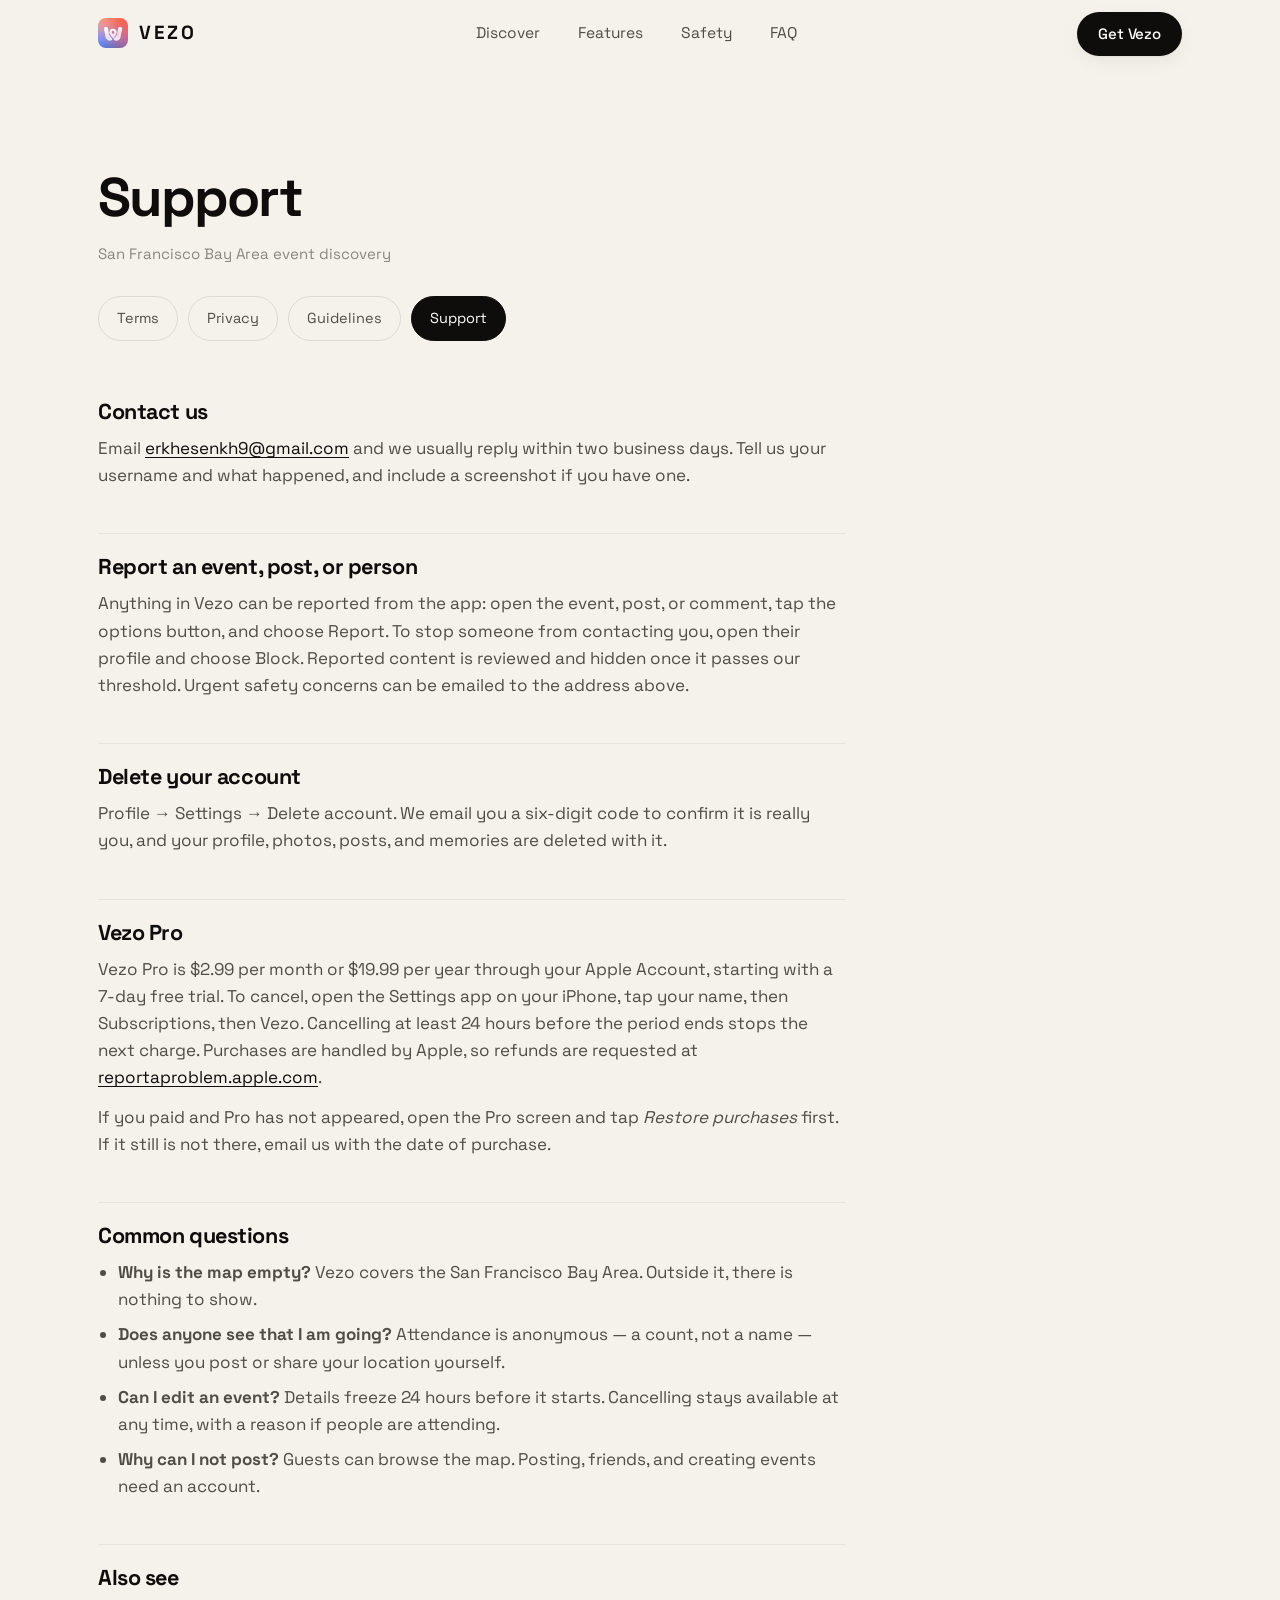
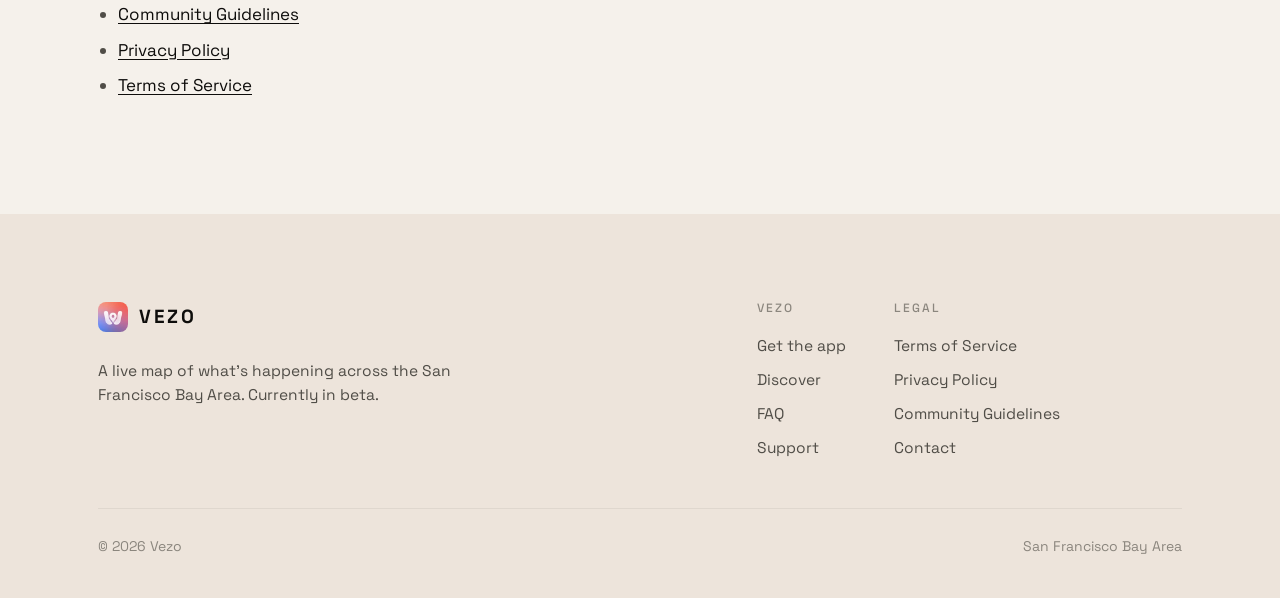
<file: support.html>
<!DOCTYPE html>
<html lang="en" class="no-js">
<head>
<meta charset="utf-8" />
<meta name="viewport" content="width=device-width, initial-scale=1" />

<title>Vezo — Support</title>
<meta name="description" content="Get help with Vezo — contact, reporting, account deletion and Vezo Pro." />
<link rel="canonical" href="https://thevezo.com/support" />
<meta name="theme-color" content="#F5F1EB" />

<meta property="og:type" content="article" />
<meta property="og:site_name" content="Vezo" />
<meta property="og:url" content="https://thevezo.com/support" />
<meta property="og:title" content="Vezo — Support" />
<meta property="og:description" content="Get help with Vezo — contact, reporting, account deletion and Vezo Pro." />
<meta property="og:image" content="https://thevezo.com/assets/img/og.png" />
<meta name="twitter:card" content="summary_large_image" />

<link rel="icon" href="/assets/img/favicon-32.png" sizes="32x32" />
<link rel="icon" href="/assets/img/favicon-16.png" sizes="16x16" />
<link rel="apple-touch-icon" href="/assets/img/apple-touch-icon.png" />

<link rel="preload" href="/assets/font/space-grotesk-latin.woff2" as="font" type="font/woff2" crossorigin />
<link rel="stylesheet" href="/assets/css/site.css" />
</head>

<body>

<a class="skip-link" href="#main">Skip to content</a>

<header class="site-nav" data-nav>
  <nav class="wrap site-nav__inner" aria-label="Primary">
    <a class="brand" href="/">
      <img src="/assets/img/icon-96.webp" width="96" height="96" alt="" />
      <span>VEZO</span>
    </a>

    <ul class="nav-links">
      <li><a href="/#discover">Discover</a></li>
      <li><a href="/#features">Features</a></li>
      <li><a href="/#safety">Safety</a></li>
      <li><a href="/#faq">FAQ</a></li>
    </ul>

    <div class="nav-actions">
      <a class="btn btn--primary btn--sm" href="https://apps.apple.com/us/app/vezoo/id6790893049">Get Vezo</a>
      <button class="nav-toggle" type="button" data-nav-toggle aria-expanded="false" aria-controls="nav-panel" aria-label="Menu">
        <span></span>
      </button>
    </div>
  </nav>

  <ul class="nav-panel" id="nav-panel" data-nav-panel>
    <li><a href="/#discover">Discover</a></li>
    <li><a href="/#features">Features</a></li>
    <li><a href="/#safety">Safety</a></li>
    <li><a href="/#faq">FAQ</a></li>
    <li><a class="btn btn--primary" href="https://apps.apple.com/us/app/vezoo/id6790893049">Get Vezo</a></li>
  </ul>
</header>

<main id="main" class="legal wrap">
  <header class="legal__head">
    <h1 class="legal__title">Support</h1>
    <p class="legal__meta">San Francisco Bay Area event discovery</p>
    <ul class="legal__tabs">
        <li><a href="/terms">Terms</a></li>
        <li><a href="/privacy">Privacy</a></li>
        <li><a href="/guidelines">Guidelines</a></li>
        <li><a href="/support" aria-current="page">Support</a></li>
    </ul>
  </header>

  <div class="prose">
    <h2>Contact us</h2>
    <p>
    Email <a href="mailto:erkhesenkh9@gmail.com?subject=Vezo%20Support">erkhesenkh9@gmail.com</a>
    and we usually reply within two business days. Tell us your username and what
    happened, and include a screenshot if you have one.
    </p>

    <h2>Report an event, post, or person</h2>
    <p>
    Anything in Vezo can be reported from the app: open the event, post, or comment,
    tap the options button, and choose Report. To stop someone from contacting you,
    open their profile and choose Block. Reported content is reviewed and hidden once
    it passes our threshold. Urgent safety concerns can be emailed to the address above.
    </p>

    <h2>Delete your account</h2>
    <p>
    Profile → Settings → Delete account. We email you a six-digit code to confirm it
    is really you, and your profile, photos, posts, and memories are deleted with it.
    </p>

    <h2>Vezo Pro</h2>
    <p>
    Vezo Pro is $2.99 per month or $19.99 per year through your Apple Account, starting
    with a 7-day free trial. To cancel, open the Settings app on your iPhone, tap your
    name, then Subscriptions, then Vezo. Cancelling at least 24 hours before the period
    ends stops the next charge. Purchases are handled by Apple, so refunds are requested
    at <a href="https://reportaproblem.apple.com">reportaproblem.apple.com</a>.
    </p>
    <p>
    If you paid and Pro has not appeared, open the Pro screen and tap
    <em>Restore purchases</em> first. If it still is not there, email us with the date
    of purchase.
    </p>

    <h2>Common questions</h2>
    <ul>
    <li><strong>Why is the map empty?</strong> Vezo covers the San Francisco Bay Area. Outside it, there is nothing to show.</li>
    <li><strong>Does anyone see that I am going?</strong> Attendance is anonymous — a count, not a name — unless you post or share your location yourself.</li>
    <li><strong>Can I edit an event?</strong> Details freeze 24 hours before it starts. Cancelling stays available at any time, with a reason if people are attending.</li>
    <li><strong>Why can I not post?</strong> Guests can browse the map. Posting, friends, and creating events need an account.</li>
    </ul>

    <h2>Also see</h2>
    <ul>
    <li><a href="/guidelines">Community Guidelines</a></li>
    <li><a href="/privacy">Privacy Policy</a></li>
    <li><a href="/terms">Terms of Service</a></li>
    </ul>
  </div>
</main>

<footer class="site-footer">
  <div class="wrap">
    <div class="site-footer__top">
      <div>
        <a class="brand" href="/">
          <img src="/assets/img/icon-96.webp" width="96" height="96" alt="" />
          <span>VEZO</span>
        </a>
        <p class="site-footer__blurb">
          A live map of what's happening across the San Francisco Bay Area.
          Currently in beta.
        </p>
      </div>

      <div class="footer-nav">
        <div>
          <h3>Vezo</h3>
          <ul>
            <li><a href="https://apps.apple.com/us/app/vezoo/id6790893049">Get the app</a></li>
            <li><a href="/#discover">Discover</a></li>
            <li><a href="/#faq">FAQ</a></li>
            <li><a href="/support">Support</a></li>
          </ul>
        </div>
        <div>
          <h3>Legal</h3>
          <ul>
            <li><a href="/terms">Terms of Service</a></li>
            <li><a href="/privacy">Privacy Policy</a></li>
            <li><a href="/guidelines">Community Guidelines</a></li>
            <li><a href="mailto:erkhesenkh9@gmail.com">Contact</a></li>
          </ul>
        </div>
      </div>
    </div>

    <div class="site-footer__bottom">
      <p>© 2026 Vezo</p>
      <p>San Francisco Bay Area</p>
    </div>
  </div>
</footer>

<script src="/assets/js/site.js" defer></script>

</body>
</html>
</file>
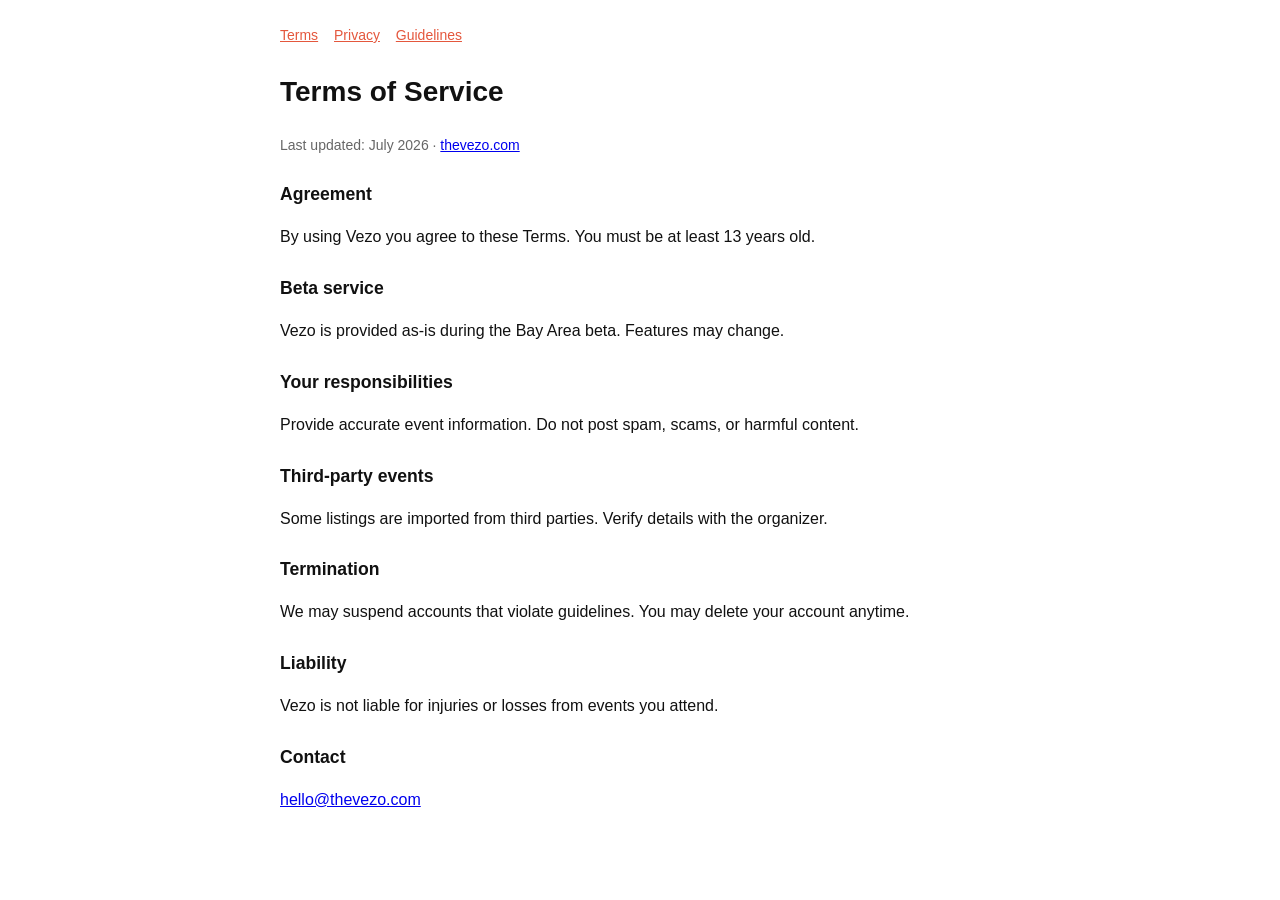
<file: terms.html>
<!DOCTYPE html>
<html lang="en">
<head>
  <meta charset="utf-8" />
  <meta name="viewport" content="width=device-width, initial-scale=1" />
  <title>Vezo — Terms of Service</title>
  <style>
    body { font-family: -apple-system, BlinkMacSystemFont, 'Segoe UI', sans-serif; max-width: 720px; margin: 0 auto; padding: 24px; line-height: 1.6; color: #111; }
    h1 { font-size: 1.75rem; }
    h2 { font-size: 1.1rem; margin-top: 1.5rem; }
    .meta { color: #666; font-size: 0.875rem; }
    nav { margin-bottom: 24px; font-size: 0.875rem; }
    nav a { color: #E4573D; margin-right: 12px; }
  </style>
</head>
<body>
  <nav>
    <a href="/terms.html">Terms</a>
    <a href="/privacy.html">Privacy</a>
    <a href="/guidelines.html">Guidelines</a>
  </nav>
  <h1>Terms of Service</h1>
  <p class="meta">Last updated: July 2026 · <a href="https://thevezo.com">thevezo.com</a></p>
  <h2>Agreement</h2>
  <p>By using Vezo you agree to these Terms. You must be at least 13 years old.</p>
  <h2>Beta service</h2>
  <p>Vezo is provided as-is during the Bay Area beta. Features may change.</p>
  <h2>Your responsibilities</h2>
  <p>Provide accurate event information. Do not post spam, scams, or harmful content.</p>
  <h2>Third-party events</h2>
  <p>Some listings are imported from third parties. Verify details with the organizer.</p>
  <h2>Termination</h2>
  <p>We may suspend accounts that violate guidelines. You may delete your account anytime.</p>
  <h2>Liability</h2>
  <p>Vezo is not liable for injuries or losses from events you attend.</p>
  <h2>Contact</h2>
  <p><a href="mailto:hello@thevezo.com">hello@thevezo.com</a></p>
</body>
</html>
</file>
<file: assets/css/site.css>
/* ==========================================================================
   Vezo — thevezo.com
   One stylesheet for the whole site. The component blocks below map 1:1 to the
   markup in index.html; the legal pages reuse only the nav, footer and prose
   rules. No build step: this file ships as authored.
   ========================================================================== */

/* --- Brand typeface -------------------------------------------------------
   Space Grotesk is the app's typeface (sf-pulse/src/theme/index.ts). Self
   hosted as a variable woff2 so the site owns its critical path — no
   third-party DNS, TLS and cache lookup sitting in front of first paint. */
@font-face {
  font-family: 'Space Grotesk';
  font-style: normal;
  font-weight: 300 700;
  font-display: swap;
  src: url('../font/space-grotesk-latin.woff2') format('woff2');
  unicode-range: U+0000-00FF, U+0131, U+0152-0153, U+02BB-02BC, U+02C6, U+02DA,
    U+02DC, U+0304, U+0308, U+0329, U+2000-206F, U+20AC, U+2122, U+2191, U+2193,
    U+2212, U+2215, U+FEFF, U+FFFD;
}
@font-face {
  font-family: 'Space Grotesk';
  font-style: normal;
  font-weight: 300 700;
  font-display: swap;
  src: url('../font/space-grotesk-latin-ext.woff2') format('woff2');
  unicode-range: U+0100-02BA, U+02BD-02C5, U+02C7-02CC, U+02CE-02D7, U+02DD-02FF,
    U+0304, U+0308, U+0329, U+1D00-1DBF, U+1E00-1E9F, U+1EF2-1EFF, U+2020,
    U+20A0-20AB, U+20AD-20C0, U+2113, U+2C60-2C7F, U+A720-A7FF;
}

/* --- Tokens --------------------------------------------------------------- */
:root {
  /* Surfaces run warm — the same off-white family the app uses, so the real
     screenshots sit in the page instead of on top of it. */
  --bg: #F5F1EB;
  --bg-warm: #EDE4DB;
  --surface: #FFFFFF;
  --ink: #0E0D0B;
  /* Body copy. Darkened from #55524C, which measured 6.9:1 on --bg — over the
     4.5:1 AA needs but just under the 7:1 for AAA. This clears 7.3:1, so every
     paragraph on the site is AAA rather than most of them. */
  --ink-2: #504D47;
  --ink-3: #8B867E;
  --line: rgba(14, 13, 11, 0.10);
  --line-soft: rgba(14, 13, 11, 0.06);
  --accent: #E4573D;

  /* The Vezo logo gradient, verbatim from sf-pulse/src/theme/index.ts. */
  --g1: #FF826F;
  --g2: #E58EA8;
  --g3: #AA91CF;
  --g4: #718DE9;
  --g5: #7A5E9F;
  --gradient: linear-gradient(115deg, var(--g1), var(--g2) 28%, var(--g3) 52%, var(--g4) 76%, var(--g5));

  --r-sm: 14px;
  --r-md: 22px;
  --r-lg: 32px;
  --r-xl: 44px;

  --wrap: 1180px;
  --gutter: clamp(20px, 5vw, 48px);
  --nav-h: 68px;

  /* One easing curve for everything that moves. */
  --ease: cubic-bezier(0.16, 1, 0.3, 1);
  --dur: 0.75s;

  --shadow-sm: 0 1px 2px rgba(14, 13, 11, 0.04), 0 6px 18px rgba(14, 13, 11, 0.05);
  --shadow-md: 0 2px 6px rgba(14, 13, 11, 0.05), 0 18px 44px rgba(14, 13, 11, 0.09);
}

/* --- Reset ---------------------------------------------------------------- */
*,
*::before,
*::after { box-sizing: border-box; }

html {
  -webkit-text-size-adjust: 100%;
  scroll-behavior: smooth;
  /* Anchor targets clear the sticky header instead of hiding behind it. */
  scroll-padding-top: calc(var(--nav-h) + 16px);
}

body {
  margin: 0;
  background: var(--bg);
  color: var(--ink);
  font-family: 'Space Grotesk', -apple-system, BlinkMacSystemFont, 'Segoe UI', Roboto, sans-serif;
  font-size: 17px;
  line-height: 1.6;
  -webkit-font-smoothing: antialiased;
  /* `clip` rather than `hidden`: it contains the decorative glows without
     silently killing `position: sticky` further down the page. */
  overflow-x: clip;
}

img,
picture,
svg { display: block; max-width: 100%; }

img { height: auto; }
a { color: inherit; }
button { font: inherit; color: inherit; }

h1, h2, h3, h4 {
  margin: 0;
  font-weight: 700;
  letter-spacing: -0.035em;
  line-height: 1.02;
}

p { margin: 0; }
ul, ol { margin: 0; padding: 0; }

/* --- Focus ---------------------------------------------------------------- */
:focus-visible {
  outline: 2px solid var(--ink);
  outline-offset: 3px;
  border-radius: 6px;
}

.section--dark :focus-visible,
.cta :focus-visible { outline-color: #fff; }

.skip-link {
  position: absolute;
  left: 12px;
  top: -60px;
  z-index: 200;
  padding: 12px 18px;
  background: var(--ink);
  color: #fff;
  border-radius: 999px;
  font-size: 15px;
  font-weight: 500;
  text-decoration: none;
  transition: top 0.2s var(--ease);
}

.skip-link:focus { top: 12px; }

/* --- Layout --------------------------------------------------------------- */
.wrap {
  width: 100%;
  max-width: var(--wrap);
  margin-inline: auto;
  padding-inline: var(--gutter);
}

.section { position: relative; padding-block: clamp(88px, 12vw, 168px); }
.section--warm { background: var(--bg-warm); }
.section--tight { padding-block: clamp(64px, 8vw, 112px); }
.section--dark { background: #0E0D0B; color: #F4F1EA; }
.section--dark .lead,
.section--dark .eyebrow { color: rgba(244, 241, 234, 0.66); }

.eyebrow {
  font-size: 13px;
  font-weight: 500;
  letter-spacing: 0.16em;
  text-transform: uppercase;
  color: var(--ink-3);
  margin-bottom: 22px;
}

.section-head {
  max-width: 44ch;
  margin-bottom: clamp(32px, 4vw, 52px);
}

.h2 { font-size: clamp(2.1rem, 5vw, 3.7rem); }
.h3 { font-size: clamp(1.35rem, 2.2vw, 1.75rem); letter-spacing: -0.025em; }

.lead {
  font-size: clamp(1.05rem, 1.5vw, 1.28rem);
  line-height: 1.55;
  color: var(--ink-2);
  max-width: 34ch;
}

.lead--wide { max-width: 52ch; }
.measure { max-width: 62ch; }

/* --- Buttons -------------------------------------------------------------- */
.btn {
  display: inline-flex;
  align-items: center;
  justify-content: center;
  gap: 10px;
  min-height: 52px;
  padding: 0 28px;
  border: 1px solid transparent;
  border-radius: 999px;
  font-size: 16px;
  font-weight: 500;
  letter-spacing: -0.01em;
  text-decoration: none;
  cursor: pointer;
  white-space: nowrap;
  transition: transform 0.35s var(--ease), background-color 0.35s var(--ease),
    border-color 0.35s var(--ease), color 0.35s var(--ease), box-shadow 0.35s var(--ease);
}

.btn--primary { background: var(--ink); color: #fff; box-shadow: var(--shadow-sm); }
.btn--ghost { background: transparent; border-color: var(--line); color: var(--ink); }
.btn--light { background: #fff; color: var(--ink); }
.btn--onDark {
  background: rgba(255, 255, 255, 0.12);
  color: #fff;
  border-color: rgba(255, 255, 255, 0.28);
}
.btn--sm { min-height: 44px; padding: 0 20px; font-size: 15px; }

@media (hover: hover) {
  .btn:hover { transform: translateY(-2px); }
  .btn--primary:hover { box-shadow: var(--shadow-md); }
  .btn--ghost:hover { border-color: var(--ink); }
  .btn--onDark:hover { background: rgba(255, 255, 255, 0.2); }
}

.btn:active { transform: translateY(0); }
.btn__icon { width: 17px; height: 17px; flex: none; }

/* --- Navigation ----------------------------------------------------------- */
.site-nav {
  position: sticky;
  top: 0;
  z-index: 100;
  height: var(--nav-h);
  display: flex;
  align-items: center;
  /* Glass, but only once the page has moved — over the hero it stays clear. */
  background: rgba(245, 241, 235, 0);
  border-bottom: 1px solid transparent;
  transition: background-color 0.4s var(--ease), border-color 0.4s var(--ease);
}

.site-nav.is-stuck {
  background: rgba(245, 241, 235, 0.78);
  backdrop-filter: saturate(180%) blur(18px);
  -webkit-backdrop-filter: saturate(180%) blur(18px);
  border-bottom-color: var(--line-soft);
}

.site-nav__inner {
  display: flex;
  align-items: center;
  justify-content: space-between;
  gap: 24px;
  width: 100%;
}

.brand {
  display: inline-flex;
  align-items: center;
  gap: 11px;
  text-decoration: none;
  font-weight: 700;
  font-size: 19px;
  letter-spacing: 0.14em;
  flex: none;
}

.brand img { width: 30px; height: 30px; border-radius: 8px; }

.nav-links {
  display: flex;
  align-items: center;
  gap: 34px;
  list-style: none;
}

.nav-links a {
  /* Padded to clear the 24px minimum target size; the gap is reduced to
     compensate so the bar still reads as spaced-out links. */
  display: inline-flex;
  align-items: center;
  min-height: 30px;
  padding-inline: 2px;
  text-decoration: none;
  font-size: 15.5px;
  color: var(--ink-2);
  transition: color 0.25s var(--ease);
}

@media (hover: hover) {
  .nav-links a:hover { color: var(--ink); }
}

.nav-actions { display: flex; align-items: center; gap: 12px; flex: none; }

.nav-toggle {
  display: none;
  width: 44px;
  height: 44px;
  align-items: center;
  justify-content: center;
  background: transparent;
  border: 1px solid var(--line);
  border-radius: 999px;
  cursor: pointer;
}

.nav-toggle span {
  display: block;
  position: relative;
  width: 17px;
  height: 1.5px;
  background: var(--ink);
  transition: background-color 0.2s var(--ease);
}

.nav-toggle span::before,
.nav-toggle span::after {
  content: '';
  position: absolute;
  left: 0;
  width: 17px;
  height: 1.5px;
  background: var(--ink);
  transition: transform 0.35s var(--ease);
}

.nav-toggle span::before { top: -5.5px; }
.nav-toggle span::after { top: 5.5px; }
.nav-toggle[aria-expanded='true'] span { background: transparent; }
.nav-toggle[aria-expanded='true'] span::before { transform: translateY(5.5px) rotate(45deg); }
.nav-toggle[aria-expanded='true'] span::after { transform: translateY(-5.5px) rotate(-45deg); }

/* The mobile panel is present in the DOM at every width but only laid out
   under the 780px breakpoint. */
.nav-panel { display: none; }

/* --- Hero ----------------------------------------------------------------- */
.hero {
  position: relative;
  padding-bottom: 0;
  text-align: center;
  isolation: isolate;
  /* Full-bleed so the aurora can run edge to edge; the inner .wrap keeps the
     content on the same measure as every other section. */
  overflow: hidden;
}

.hero__inner { padding-top: clamp(48px, 8vw, 92px); }

/* --- Aurora ---------------------------------------------------------------
   The hero's moving light. Five soft orbs in the logo gradient's own colours,
   each drifting on its own clock so the field never visibly loops. Only
   `transform` animates — the blur is rasterised once per layer and then just
   moved, which is what keeps this off the main thread. `multiply` lets the
   orbs deepen where they cross instead of washing out, the way the app icon
   does. */
.aurora {
  position: absolute;
  inset: 0;
  z-index: -1;
  overflow: hidden;
  pointer-events: none;
  /* The light is kept off the words. Colour behind a headline is the thing
     that makes a hero tiring to read — long copy on a shifting field takes
     constant re-focusing, and it is worst for older eyes and for anyone with
     low vision. So the top third stays clean warm off-white and the gradient
     only comes up around the device, which reads as the phone casting it. */
  mask-image: linear-gradient(to bottom,
    transparent 0%, transparent 30%, rgba(0, 0, 0, 0.14) 46%,
    rgba(0, 0, 0, 0.6) 62%, #000 76%, #000 90%, transparent 100%);
  -webkit-mask-image: linear-gradient(to bottom,
    transparent 0%, transparent 30%, rgba(0, 0, 0, 0.14) 46%,
    rgba(0, 0, 0, 0.6) 62%, #000 76%, #000 90%, transparent 100%);
}

.aurora__orb {
  position: absolute;
  border-radius: 50%;
  filter: blur(58px);
  mix-blend-mode: multiply;
  opacity: 0.5;
  will-change: transform;
}

/* Each orb holds its colour across the middle third before falling off, so
   the field reads as the logo gradient rather than a pale wash. */
.aurora__orb--1,
.aurora__orb--2,
.aurora__orb--3,
.aurora__orb--4,
.aurora__orb--5 { background-repeat: no-repeat; }

.aurora__orb--1 {
  width: 34vw; height: 34vw; min-width: 300px; min-height: 300px;
  top: 44%; left: -2%;
  background: radial-gradient(circle at 50% 50%, var(--g1) 0%, var(--g1) 30%, transparent 72%);
  animation: drift1 26s var(--ease) infinite alternate;
}

.aurora__orb--2 {
  width: 30vw; height: 30vw; min-width: 270px; min-height: 270px;
  top: 40%; right: -4%;
  background: radial-gradient(circle at 50% 50%, var(--g4) 0%, var(--g4) 28%, transparent 72%);
  animation: drift2 32s var(--ease) infinite alternate;
}

.aurora__orb--3 {
  width: 38vw; height: 38vw; min-width: 330px; min-height: 330px;
  top: 62%; left: 26%;
  background: radial-gradient(circle at 50% 50%, var(--g3) 0%, var(--g3) 26%, transparent 70%);
  animation: drift3 23s var(--ease) infinite alternate;
}

.aurora__orb--4 {
  width: 34vw; height: 34vw; min-width: 300px; min-height: 300px;
  bottom: -2%; left: 8%;
  background: radial-gradient(circle at 50% 50%, var(--g2) 0%, var(--g2) 30%, transparent 72%);
  animation: drift4 35s var(--ease) infinite alternate;
}

.aurora__orb--5 {
  width: 38vw; height: 38vw; min-width: 320px; min-height: 320px;
  bottom: -6%; right: 6%;
  background: radial-gradient(circle at 50% 50%, var(--g5) 0%, var(--g5) 26%, transparent 72%);
  animation: drift5 29s var(--ease) infinite alternate;
}

@keyframes drift1 { from { transform: translate3d(0, 0, 0) scale(1); }
                    to   { transform: translate3d(15vw, 9vh, 0) scale(1.24); } }
@keyframes drift2 { from { transform: translate3d(0, 0, 0) scale(1.1); }
                    to   { transform: translate3d(-14vw, 12vh, 0) scale(0.86); } }
@keyframes drift3 { from { transform: translate3d(0, 0, 0) scale(0.95); }
                    to   { transform: translate3d(-12vw, -11vh, 0) scale(1.22); } }
@keyframes drift4 { from { transform: translate3d(0, 0, 0) scale(1.05); }
                    to   { transform: translate3d(13vw, -13vh, 0) scale(0.84); } }
@keyframes drift5 { from { transform: translate3d(0, 0, 0) scale(1); }
                    to   { transform: translate3d(-11vw, -8vh, 0) scale(1.26); } }

/* Film grain. Large blurred gradients band badly on wide gamut displays;
   a little noise on top hides the steps. Static — it never animates. */
.aurora__grain {
  position: absolute;
  inset: 0;
  opacity: 0.2;
  mix-blend-mode: overlay;
  background-image: url("data:image/svg+xml,%3Csvg xmlns='http://www.w3.org/2000/svg' width='160' height='160'%3E%3Cfilter id='n'%3E%3CfeTurbulence type='fractalNoise' baseFrequency='0.85' numOctaves='3' stitchTiles='stitch'/%3E%3C/filter%3E%3Crect width='160' height='160' filter='url(%23n)' opacity='0.55'/%3E%3C/svg%3E");
  background-size: 160px 160px;
}

/* Slightly smaller, and noticeably looser than the display setting used
   further down the page. At 0.95 line-height the descenders of one line
   nearly touch the caps of the next, which is exactly the kind of tight
   setting that gets hard to track for older readers — 1.04 costs a few
   pixels of height and reads far more calmly. */
.hero__title {
  font-size: clamp(2.6rem, 7.4vw, 5.4rem);
  line-height: 1.04;
  letter-spacing: -0.025em;
  max-width: 16ch;
  margin-inline: auto;
  text-wrap: balance;
}

.hero__lead {
  margin: clamp(22px, 3vw, 30px) auto 0;
  max-width: 44ch;
  font-size: clamp(1.1rem, 1.7vw, 1.4rem);
  line-height: 1.5;
  text-align: center;
  text-wrap: pretty;
}

.hero__actions {
  display: flex;
  flex-wrap: wrap;
  gap: 14px;
  justify-content: center;
  margin-top: clamp(30px, 4vw, 42px);
}

/* 15px rather than 14: this is the smallest type in the hero, and it sits
   lowest, closest to where the gradient starts. Kept dark for the same
   reason. */
.hero__note { margin-top: 20px; font-size: 15px; color: #403D38; }

/* The device sits in a stage that owns the gradient light behind it. */
.hero__stage {
  position: relative;
  margin-top: clamp(44px, 6vw, 76px);
  display: flex;
  justify-content: center;
  /* The map is shown whole rather than bleeding off the fold: its bottom edge
     is the app's tab bar, and slicing through that reads as a mistake in a way
     a cropped phone body never did. */
  padding-bottom: clamp(56px, 8vw, 104px);
}

/* No device frame — at this width a bezel would shrink the thing the hero is
   about, and the map already reads as a screen. Capped at the source's own
   919px so it is never upscaled. */
.hero__device {
  width: 100%;
  max-width: 919px;
  will-change: transform;
}

.hero__frame {
  position: relative;
  border-radius: clamp(16px, 2vw, 28px);
  overflow: hidden;
  box-shadow:
    0 2px 8px rgba(14, 13, 11, 0.06),
    0 30px 70px rgba(14, 13, 11, 0.20);
  /* Rises into place once, a beat after the headline. Transform only — the
     image is painted at full opacity from the first frame, so animating this
     costs nothing against LCP. */
  animation: heroIn 1.15s cubic-bezier(0.16, 1, 0.3, 1) 0.18s both;
}

.hero__map { width: 100%; border-radius: inherit; }

/* --- Hero halo ------------------------------------------------------------
   The animated part of the hero background. A conic ring of the logo colours,
   blurred until it is only light, turning slowly behind the map — so the
   colour visibly moves around the panel without anything happening to the
   screenshot itself.

   Rotation of an already-rasterised blur is a compositor transform, which is
   why this can turn continuously and cost nothing. */
.hero__halo {
  position: absolute;
  left: 50%;
  top: -6%;
  width: min(1180px, 118%);
  aspect-ratio: 1 / 0.78;
  z-index: 0;
  pointer-events: none;
  border-radius: 50%;
  background: conic-gradient(
    from 0deg,
    var(--g1), var(--g2), var(--g3), var(--g4), var(--g5), var(--g1)
  );
  filter: blur(80px);
  opacity: 0.42;
  transform: translateX(-50%);
  animation: haloTurn 34s linear infinite;
}

@keyframes haloTurn {
  from { transform: translateX(-50%) rotate(0deg); }
  to { transform: translateX(-50%) rotate(360deg); }
}

/* The device sits above the halo. */
.hero__device { position: relative; z-index: 1; }

@keyframes heroIn {
  from { transform: translateY(34px) scale(0.975); }
  to { transform: none; }
}

/* --- Device presentation --------------------------------------------------
   The screenshots already carry Apple's own device render, so `.phone` only
   adds light and motion — it never redraws the frame. */
.phone {
  width: clamp(228px, 26vw, 320px);
  filter: drop-shadow(0 24px 56px rgba(14, 13, 11, 0.20));
}

.phone--lg { width: clamp(250px, 30vw, 356px); }

.device-stage {
  position: relative;
  display: flex;
  justify-content: center;
  isolation: isolate;
}

.device-stage::before {
  content: '';
  position: absolute;
  /* Stays inside the column. A negative inline inset spills past the page
     gutter and makes the document scroll sideways — and because it is a
     pseudo-element, nothing in the DOM shows up as the culprit. The stage is
     already far wider than the device, so the glow reads the same. */
  inset: 6% 0 12%;
  background: var(--gradient);
  filter: blur(72px);
  opacity: 0.3;
  border-radius: 50%;
  z-index: -1;
}

/* --- Section 2: the map scene --------------------------------------------- */
.mapscene {
  position: relative;
  border-radius: var(--r-xl);
  background:
    radial-gradient(120% 100% at 50% 0%, rgba(113, 141, 233, 0.16), transparent 62%),
    var(--bg-warm);
  border: 1px solid var(--line-soft);
  padding: clamp(36px, 6vw, 72px) clamp(20px, 4vw, 56px) 0;
  overflow: hidden;
}

.mapscene__grid {
  position: absolute;
  inset: 0;
  background-image:
    linear-gradient(var(--line-soft) 1px, transparent 1px),
    linear-gradient(90deg, var(--line-soft) 1px, transparent 1px);
  background-size: 64px 64px;
  mask-image: radial-gradient(80% 70% at 50% 45%, #000 40%, transparent 100%);
  -webkit-mask-image: radial-gradient(80% 70% at 50% 45%, #000 40%, transparent 100%);
  pointer-events: none;
}

.mapscene__inner {
  position: relative;
  display: flex;
  justify-content: center;
  min-height: clamp(360px, 46vw, 560px);
}

.mapscene .phone {
  align-self: flex-end;
  /* Runs off the bottom edge of the scene on purpose — the device reads as
     rising out of the map rather than pasted onto it. */
  margin-bottom: calc(-1 * clamp(60px, 9vw, 130px));
  position: relative;
  z-index: 2;
}

/* The markers sit in their own layer over the scene. The list itself must not
   swallow pointer events or it would blanket the whole map. */
.pins {
  position: absolute;
  inset: 0;
  list-style: none;
  pointer-events: none;
  z-index: 3;
}

.pin {
  pointer-events: auto;
  position: absolute;
  z-index: 3;
  /* Start state for the scroll reveal; .is-in releases it. */
  opacity: 0;
  transform: translateY(10px) scale(0.9);
  transition: opacity 0.6s var(--ease), transform 0.6s var(--ease);
  transition-delay: var(--d, 0s);
}

/* A real button, so the categories can be clicked, tapped and tabbed to. On
   touch there is no pointer to be near, which made the whole interaction
   invisible on phones — tapping is the same gesture doing the same job. */
.pin__btn {
  display: inline-flex;
  align-items: center;
  gap: 8px;
  padding: 6px 16px 6px 6px;
  background: rgba(255, 255, 255, 0.82);
  backdrop-filter: blur(12px);
  -webkit-backdrop-filter: blur(12px);
  border: 1px solid var(--line-soft);
  border-radius: 999px;
  font-size: 14px;
  font-weight: 500;
  white-space: nowrap;
  box-shadow: var(--shadow-sm);
  cursor: pointer;
}

.pin.is-in { opacity: 1; transform: none; }

/* Category icon. The colour comes from an inline --c per marker so each one
   carries its own slice of the logo gradient. */
.pin__icon {
  display: grid;
  place-items: center;
  width: 26px;
  height: 26px;
  flex: none;
  border-radius: 50%;
  color: var(--c, var(--g4));
  background: color-mix(in srgb, var(--c, var(--g4)) 15%, transparent);
}

.pin__icon svg { width: 15px; height: 15px; }

/* --- Proximity ------------------------------------------------------------
   --near is written by site.js every frame: 0 when the pointer is far, 1 when
   it is on the marker, eased in between. Everything below interpolates off
   that single number, so the markers wake up as the pointer approaches rather
   than snapping the moment it lands on one.

   Deliberately no transitions on these properties. --near is already smoothed
   in JS, and a CSS transition on top would lag behind a value that has
   changed again before it finishes. */
.pin.is-in {
  transform:
    translateY(calc(var(--near, 0) * -7px))
    scale(calc(1 + var(--near, 0) * 0.09));
  z-index: calc(3 + var(--near, 0) * 3);
}

.pin.is-in .pin__btn {
  background: color-mix(in srgb, #fff calc(82% + var(--near, 0) * 18%), transparent);
  box-shadow:
    var(--shadow-sm),
    0 calc(var(--near, 0) * 16px) calc(var(--near, 0) * 32px) rgba(14, 13, 11, calc(var(--near, 0) * 0.16)),
    0 0 0 calc(var(--near, 0) * 1.5px) color-mix(in srgb, var(--c, var(--g4)) 45%, transparent);
}

.pin.is-in .pin__icon {
  background: color-mix(in srgb, var(--c, var(--g4)) calc(15% + var(--near, 0) * 85%), transparent);
  color: color-mix(in srgb, #fff calc(var(--near, 0) * 100%), var(--c, var(--g4)));
  transform: scale(calc(1 + var(--near, 0) * 0.1));
}

/* While the pointer is anywhere in the scene the far markers recede, so the
   ones you are approaching are briefly the only categories on the Bay. */
.mapscene.is-pointer .pin.is-in,
.mapscene.has-lock .pin.is-in {
  opacity: calc(0.42 + var(--near, 0) * 0.58);
}

.pin--a { left: 4%; top: 12%; --c: var(--g1); }
.pin--b { right: 6%; top: 7%; --c: var(--g4); }
.pin--c { left: 1%; top: 46%; --c: var(--g2); }
.pin--d { right: 2%; top: 38%; --c: var(--g5); }
.pin--e { left: 8%; top: 74%; --c: var(--g3); }
.pin--f { right: 9%; top: 68%; --c: var(--g1); }

/* --- Split layout (sections 3, 5, 6) -------------------------------------- */
.split {
  display: grid;
  grid-template-columns: 1fr 1fr;
  gap: clamp(36px, 6vw, 88px);
  align-items: center;
}

.split--reverse .split__media { order: -1; }
.split__body { max-width: 46ch; }

/* Standing caveat under a claim — quieter than body copy, never hidden. */
.disclaimer {
  margin-top: 22px;
  max-width: 46ch;
  font-size: 15px;
  line-height: 1.55;
  color: var(--ink-3);
}

/* --- Section 4: the loop -------------------------------------------------- */
.loop {
  display: grid;
  grid-template-columns: 0.95fr 1.05fr;
  gap: clamp(36px, 6vw, 80px);
}

.loop__sticky {
  position: sticky;
  top: calc(var(--nav-h) + clamp(28px, 6vw, 72px));
  align-self: start;
}

/* The four steps share a rail, and the filled part of it tracks how far you
   have read. The dots sit on the same axis, so the fill visibly reaches each
   one as its step becomes the active one. */
.loop__steps {
  position: relative;
  list-style: none;
  display: grid;
  gap: 4px;
  padding-left: 0;
}

.loop__steps::before,
.loop__steps::after {
  content: '';
  position: absolute;
  left: 18px;
  top: 0;
  width: 2px;
  border-radius: 2px;
}

.loop__steps::before { bottom: 0; background: var(--line); }

.loop__steps::after {
  height: calc(var(--p, 0) * 100%);
  background: linear-gradient(
    to bottom,
    var(--g1), var(--g2) 28%, var(--g3) 52%, var(--g4) 76%, var(--g5)
  );
}

.loop__step {
  position: relative;
  padding: clamp(26px, 3vw, 38px) 0 clamp(26px, 3vw, 38px) 52px;
  border-top: 1px solid var(--line-soft);
}

.loop__step:last-child { border-bottom: 1px solid var(--line-soft); }

.loop__step::before {
  content: '';
  position: absolute;
  left: 14px;
  top: calc(clamp(26px, 3vw, 38px) + 11px);
  width: 9px;
  height: 9px;
  border-radius: 50%;
  background: var(--ink-3);
  opacity: 0.4;
  transition: opacity 0.5s var(--ease), transform 0.5s var(--ease), background-color 0.5s var(--ease);
}

.loop__step.is-active::before {
  opacity: 1;
  transform: scale(1.5);
  /* The logo gradient, not the standalone coral accent — this dot sits on the
     brand rail and should be made of the same colours it is travelling down. */
  background: var(--gradient);
}

.loop__step h3 {
  font-size: clamp(1.5rem, 2.6vw, 2.1rem);
  color: var(--ink-3);
  transition: color 0.5s var(--ease);
}

.loop__step.is-active h3 { color: var(--ink); }
.loop__step p { margin-top: 10px; color: var(--ink-2); max-width: 40ch; }

/* --- Postcard stack -------------------------------------------------------
   Photos from events, dealt out like a handful of prints. They sit squared up
   on top of each other and fan apart as the section arrives, which is the
   whole point: a night out is a pile of pictures, not a grid.

   Every card animates from the same stacked origin, so the fan is created
   entirely by the end state — nothing has to be measured in JS. */
.stack {
  position: relative;
  display: grid;
  place-items: center;
  min-height: clamp(320px, 42vw, 460px);
  perspective: 1200px;
}

.stack__card {
  grid-area: 1 / 1;
  width: min(300px, 66vw);
  padding: 12px 12px 44px;
  background: var(--surface);
  border-radius: 8px;
  box-shadow:
    0 1px 2px rgba(14, 13, 11, 0.10),
    0 18px 44px rgba(14, 13, 11, 0.18);
  /* Stacked and square before the reveal. */
  transform: rotate(0deg) translate(0, 0) scale(0.94);
  opacity: 0;
  transition:
    transform 1s cubic-bezier(0.22, 1.3, 0.4, 1),
    opacity 0.7s var(--ease);
  transition-delay: var(--d, 0s);
}

.stack__card img {
  width: 100%;
  aspect-ratio: 4 / 3;
  object-fit: cover;
  border-radius: 3px;
  background: var(--bg-warm);
}

.stack__caption {
  margin-top: 12px;
  font-size: 14px;
  color: var(--ink-3);
  text-align: center;
}

/* Dealt out. Each card gets its own resting angle and offset. */
.stack.is-in .stack__card { opacity: 1; }
.stack.is-in .stack__card--1 { transform: rotate(-9deg) translate(-22%, 4%) scale(1); }
.stack.is-in .stack__card--2 { transform: rotate(4deg) translate(14%, -6%) scale(1); }
.stack.is-in .stack__card--3 { transform: rotate(-2deg) translate(-2%, 12%) scale(1); }

/* The top card lifts a little on hover, like lifting a print off the pile. */
@media (hover: hover) {
  .stack__card { transition-property: transform, opacity, box-shadow; }
  .stack.is-in .stack__card:hover {
    transform: rotate(0deg) translate(0, -8px) scale(1.03);
    box-shadow: 0 2px 4px rgba(14, 13, 11, 0.12), 0 28px 60px rgba(14, 13, 11, 0.24);
    z-index: 4;
  }
}

@media (max-width: 780px) {
  .stack { min-height: 340px; }
  .stack__card { width: min(230px, 60vw); padding: 9px 9px 34px; }
  .stack.is-in .stack__card--1 { transform: rotate(-8deg) translate(-16%, 4%) scale(1); }
  .stack.is-in .stack__card--2 { transform: rotate(5deg) translate(12%, -6%) scale(1); }
}

/* --- Section 7: memories -------------------------------------------------- */
.memory {
  position: relative;
  display: grid;
  place-items: center;
  min-height: clamp(300px, 40vw, 440px);
}

.memory__card {
  position: absolute;
  width: min(320px, 78vw);
  padding: 22px;
  border-radius: var(--r-md);
  background: var(--surface);
  border: 1px solid var(--line-soft);
  box-shadow: var(--shadow-md);
  transition: transform 0.9s var(--ease), opacity 0.9s var(--ease);
}

.memory__card--live { transform: translateY(0) rotate(-3deg); }

.memory__card--saved {
  transform: translateY(26px) rotate(4deg);
  background: var(--bg-warm);
}

.memory.is-in .memory__card--live { transform: translateY(-30px) rotate(-6deg); opacity: 0.45; }
.memory.is-in .memory__card--saved { transform: translateY(34px) rotate(3deg); }

.memory__label {
  font-size: 12px;
  letter-spacing: 0.14em;
  text-transform: uppercase;
  color: var(--ink-3);
}

.memory__title { margin-top: 8px; font-size: 1.15rem; font-weight: 700; letter-spacing: -0.02em; }
.memory__meta { margin-top: 6px; font-size: 14px; color: var(--ink-3); }

.memory__swatch {
  height: 96px;
  margin-top: 16px;
  border-radius: var(--r-sm);
  background: var(--gradient);
  opacity: 0.9;
}

/* --- Feature grid --------------------------------------------------------- */
.grid {
  display: grid;
  grid-template-columns: repeat(auto-fit, minmax(258px, 1fr));
  gap: clamp(20px, 3vw, 34px);
  margin-top: clamp(40px, 5vw, 64px);
  list-style: none;
}

/* Four equal features. auto-fit would fit three across the 1084px content
   column and orphan the fourth, so the breakpoints are set explicitly. */
.grid--quad { grid-template-columns: repeat(4, minmax(0, 1fr)); }

@media (max-width: 1040px) {
  .grid--quad { grid-template-columns: repeat(2, minmax(0, 1fr)); }
}

@media (max-width: 560px) {
  .grid--quad { grid-template-columns: minmax(0, 1fr); }
}

.feature { border-top: 1px solid var(--line); padding-top: 22px; }
.feature h3 { font-size: 1.12rem; letter-spacing: -0.02em; }
.feature p { margin-top: 9px; color: var(--ink-2); font-size: 15.5px; line-height: 1.6; }
.section--dark .feature { border-top-color: rgba(244, 241, 234, 0.16); }
.section--dark .feature p { color: rgba(244, 241, 234, 0.68); }

/* --- FAQ ------------------------------------------------------------------ */
.faq { margin-top: clamp(36px, 5vw, 56px); max-width: 820px; }
.faq__item { border-top: 1px solid var(--line); }
.faq__item:last-child { border-bottom: 1px solid var(--line); }

.faq__q {
  display: flex;
  align-items: center;
  justify-content: space-between;
  gap: 24px;
  width: 100%;
  padding: 26px 0;
  font-size: clamp(1.02rem, 1.6vw, 1.18rem);
  font-weight: 500;
  letter-spacing: -0.02em;
  text-align: left;
  cursor: pointer;
  list-style: none;
}

.faq__q::-webkit-details-marker { display: none; }
.faq__sign { position: relative; width: 15px; height: 15px; flex: none; }

.faq__sign::before,
.faq__sign::after {
  content: '';
  position: absolute;
  inset: 50% 0 auto;
  height: 1.5px;
  background: var(--ink);
  transition: transform 0.4s var(--ease);
}

.faq__sign::after { transform: rotate(90deg); }
.faq__item[open] .faq__sign::after { transform: rotate(0deg); }
.faq__a { padding: 0 0 28px; max-width: 66ch; color: var(--ink-2); }
.faq__a a { color: var(--ink); text-underline-offset: 3px; }
.faq__a p + p { margin-top: 12px; }
.faq__item[open] .faq__a { animation: faqIn 0.45s var(--ease); }

@keyframes faqIn {
  from { opacity: 0; transform: translateY(-6px); }
  to { opacity: 1; transform: none; }
}

/* --- Final CTA ------------------------------------------------------------ */
.cta {
  position: relative;
  overflow: hidden;
  color: #fff;
  text-align: center;
  background: var(--gradient);
  background-size: 220% 220%;
  animation: ctaShift 26s ease-in-out infinite alternate;
}

@keyframes ctaShift {
  from { background-position: 0% 50%; }
  to { background-position: 100% 50%; }
}

.cta__title {
  font-size: clamp(2.8rem, 9.5vw, 7rem);
  line-height: 0.92;
  text-wrap: balance;
}

.cta .btn--light { margin-top: clamp(32px, 4vw, 46px); }
.cta__note { margin-top: 20px; font-size: 14px; color: rgba(255, 255, 255, 0.82); }

/* --- Footer --------------------------------------------------------------- */
.site-footer { background: var(--bg-warm); padding-block: clamp(56px, 7vw, 88px) 40px; }

.site-footer__top {
  display: grid;
  grid-template-columns: 1.4fr 1fr;
  gap: clamp(32px, 5vw, 64px);
  padding-bottom: 44px;
  border-bottom: 1px solid var(--line-soft);
}

.site-footer__blurb { margin-top: 18px; color: var(--ink-2); max-width: 40ch; font-size: 15.5px; }

.footer-nav { display: flex; flex-wrap: wrap; gap: 12px 48px; align-content: start; }
.footer-nav ul { list-style: none; display: grid; gap: 2px; }

.footer-nav h3 {
  font-size: 12px;
  letter-spacing: 0.16em;
  text-transform: uppercase;
  color: var(--ink-3);
  margin-bottom: 16px;
  font-weight: 500;
}

.footer-nav a {
  /* Same 24px-minimum reasoning as the header links. */
  display: inline-flex;
  align-items: center;
  min-height: 32px;
  font-size: 15.5px;
  color: var(--ink-2);
  text-decoration: none;
}

@media (hover: hover) {
  .footer-nav a:hover { color: var(--ink); }
}

.site-footer__bottom {
  display: flex;
  flex-wrap: wrap;
  gap: 12px 28px;
  justify-content: space-between;
  padding-top: 26px;
  font-size: 14px;
  color: var(--ink-3);
}

/* --- Legal pages ---------------------------------------------------------- */
.legal { padding-block: clamp(56px, 8vw, 104px) clamp(72px, 9vw, 120px); }
.legal__head { max-width: 760px; }
.legal__title { font-size: clamp(2.2rem, 5.5vw, 3.4rem); }
.legal__meta { margin-top: 16px; font-size: 15px; color: var(--ink-3); }

.legal__tabs { display: flex; flex-wrap: wrap; gap: 10px; margin-top: 30px; list-style: none; }

.legal__tabs a {
  display: inline-block;
  padding: 10px 18px;
  border: 1px solid var(--line);
  border-radius: 999px;
  font-size: 14.5px;
  color: var(--ink-2);
  text-decoration: none;
  transition: border-color 0.3s var(--ease), color 0.3s var(--ease);
}

.legal__tabs a[aria-current='page'] { background: var(--ink); border-color: var(--ink); color: #fff; }

@media (hover: hover) {
  .legal__tabs a:hover { border-color: var(--ink); color: var(--ink); }
}

.prose { max-width: 68ch; margin-top: clamp(40px, 5vw, 60px); }

.prose h2 {
  font-size: clamp(1.15rem, 2vw, 1.35rem);
  letter-spacing: -0.02em;
  margin-top: 44px;
  padding-top: 22px;
  border-top: 1px solid var(--line-soft);
}

.prose h2:first-child { margin-top: 0; padding-top: 0; border-top: 0; }
.prose p { margin-top: 12px; color: var(--ink-2); }
.prose a { color: var(--ink); text-underline-offset: 3px; }
.prose ul { margin-top: 12px; padding-left: 20px; color: var(--ink-2); }
.prose li { margin-top: 8px; }

/* --- Scroll reveal --------------------------------------------------------
   One base rule, several entrances. Everything arriving identically is what
   made the page feel flat; giving each kind of thing its own move — copy
   rising, media settling in from a slight overshoot, columns coming in from
   the side they live on — reads as choreography instead of a single effect
   applied everywhere.

   Every variant lands on the same final state (opacity 1, no transform, no
   filter), so nothing can be stranded mid-animation. */
[data-reveal] {
  opacity: 0;
  transition:
    opacity var(--dur) var(--ease),
    transform var(--dur) var(--ease),
    filter var(--dur) var(--ease);
  transition-delay: var(--d, 0s);
  transform: translateY(26px);
}

/* Slight overshoot. Used where something should feel like it lands rather
   than slides to a stop. */
[data-reveal='pop'],
[data-reveal='media'] {
  transition-timing-function: cubic-bezier(0.34, 1.42, 0.64, 1);
}

[data-reveal='pop'] { transform: translateY(24px) scale(0.94); }

/* Media settles out of a soft focus — the blur is what stops a photo or a
   screenshot from just sliding like a block of text. */
[data-reveal='media'] {
  transform: translateY(30px) scale(0.96);
  filter: blur(10px);
}

[data-reveal='left'] { transform: translate3d(-42px, 12px, 0); }
[data-reveal='right'] { transform: translate3d(42px, 12px, 0); }

/* For a big display line: rises out of its own baseline rather than fading in
   as a block. */
[data-reveal='rise'] {
  transform: translateY(0.34em);
  clip-path: inset(-0.25em -0.2em -0.18em -0.2em);
}

[data-reveal].is-in {
  opacity: 1;
  transform: none;
  filter: none;
  clip-path: inset(-100% -100% -100% -100%);
}

/* --- Word-by-word headings ------------------------------------------------
   Each word sits in its own clipped line and rides up out of it. Split by
   site.js; until that runs the heading is ordinary text, which is also what a
   crawler and a copy-paste see.

   The mask needs room below the baseline or descenders get sliced, hence the
   padding/negative-margin pair — the box grows to fit the tail of a "g" while
   the line still occupies its normal height. */
.is-split .word {
  display: inline-block;
  overflow: hidden;
  vertical-align: top;
  padding-bottom: 0.14em;
  margin-bottom: -0.14em;
}

.is-split .word__i {
  display: inline-block;
  transform: translateY(115%);
  transition: transform 0.78s cubic-bezier(0.16, 1, 0.3, 1);
  transition-delay: calc(var(--wi) * 0.042s + var(--d, 0s));
}

.is-in.is-split .word__i { transform: none; }

/* Splitting supplies the entrance, so the block-level reveal stands down and
   only the words move. */
[data-reveal][data-split] {
  opacity: 1;
  transform: none;
  clip-path: none;
}

/* Without JS nothing would ever get `.is-in`, so the page must not depend on
   it for legibility. */
.no-js [data-reveal],
.no-js .pin {
  opacity: 1;
  transform: none;
  filter: none;
  clip-path: none;
}


/* --- Responsive ----------------------------------------------------------- */
@media (max-width: 900px) {
  .split,
  .loop { grid-template-columns: 1fr; }
  .split--reverse .split__media { order: 0; }
  .loop__sticky { position: static; }
  .site-footer__top { grid-template-columns: 1fr; }
  .lead { max-width: 52ch; }
}

@media (max-width: 780px) {
  body { font-size: 16px; }
  .nav-links { display: none; }
  .nav-toggle { display: inline-flex; }
  /* The bar CTA would crowd the toggle at this width; it moves into the
     opened panel instead. */
  .nav-actions .btn { display: none; }

  .site-nav.is-open {
    background: rgba(245, 241, 235, 0.96);
    backdrop-filter: saturate(180%) blur(18px);
    -webkit-backdrop-filter: saturate(180%) blur(18px);
  }

  .nav-panel {
    position: fixed;
    inset: var(--nav-h) 0 auto;
    display: grid;
    gap: 0;
    padding: 6px var(--gutter) 30px;
    background: rgba(245, 241, 235, 0.97);
    backdrop-filter: saturate(180%) blur(18px);
    -webkit-backdrop-filter: saturate(180%) blur(18px);
    border-bottom: 1px solid var(--line-soft);
    list-style: none;
    /* Collapsed by default; height animates so the panel does not pop. */
    max-height: 0;
    overflow: hidden;
    opacity: 0;
    visibility: hidden;
    transition: max-height 0.5s var(--ease), opacity 0.35s var(--ease), visibility 0.35s;
  }

  .nav-panel.is-open { max-height: 78vh; opacity: 1; visibility: visible; }

  .nav-panel a:not(.btn) {
    display: block;
    padding: 16px 0;
    font-size: 20px;
    letter-spacing: -0.02em;
    text-decoration: none;
    border-bottom: 1px solid var(--line-soft);
  }

  .nav-panel .btn { width: 100%; margin-top: 20px; }

  .hero__stage { padding-bottom: clamp(40px, 9vw, 64px); }

  /* Five blurred layers is more compositing than a phone needs for an effect
     this diffuse. Three, blurred less, is visually the same here. */
  .aurora__orb { filter: blur(42px); opacity: 0.4; }
  .aurora__orb--3,
  .aurora__orb--5 { display: none; }
  .aurora__grain { opacity: 0.22; }

  .mapscene { padding-inline: 16px; border-radius: var(--r-lg); }
  .mapscene__inner { min-height: 400px; }
  /* Six floating pins is noise at this width — keep the four that frame the
     device and drop the pair that would collide with it. */
  .pin { font-size: 13px; padding: 7px 12px 7px 9px; }
  .pin--c,
  .pin--d { display: none; }
  .pin--a { left: 0; top: 4%; }
  .pin--b { right: 0; top: 14%; }
  .pin--e { left: 0; top: 62%; }
  .pin--f { right: 0; top: 72%; }
  .phone,
  .phone--lg { width: min(250px, 62vw); }
  .loop__step { padding-left: 40px; }
  .loop__step::before { left: 8px; }
}

@media (max-width: 420px) {
  .hero__actions { flex-direction: column; align-items: stretch; }
  .hero__actions .btn { width: 100%; }
}

/* Wide desktop: let the type breathe rather than stretching the measure. */
@media (min-width: 1500px) {
  :root { --wrap: 1260px; }
}

/* --- Motion preferences --------------------------------------------------- */
@media (prefers-reduced-motion: reduce) {
  html { scroll-behavior: auto; }

  *,
  *::before,
  *::after {
    animation-duration: 0.001ms !important;
    animation-iteration-count: 1 !important;
    transition-duration: 0.001ms !important;
    scroll-behavior: auto !important;
  }

  /* Reveals must not strand content invisible once their transition is gone.
     Every variant's start state is cleared here, not just the transform —
     a blurred or clipped element left behind is as broken as an invisible one. */
  [data-reveal],
  .pin {
    opacity: 1 !important;
    transform: none !important;
    filter: none !important;
    clip-path: none !important;
  }

  /* Split words live inside an overflow-hidden mask, so a stranded transform
     here does not dim them — it hides them completely. */
  .is-split .word__i { transform: none !important; }

  /* Proximity is skipped entirely in JS, but the markers still resolve their
     transform through --near, so pin it at rest. */
  .pin.is-in { transform: none !important; }

  .memory__card--live { transform: rotate(-3deg) !important; opacity: 1 !important; }
  .memory__card--saved { transform: translateY(30px) rotate(3deg) !important; }
  /* The parallax target, the entrance wrapper and the halo all rest. */
  .hero__device,
  .hero__frame { transform: none !important; }
  .hero__halo { animation: none !important; }
}
</file>
